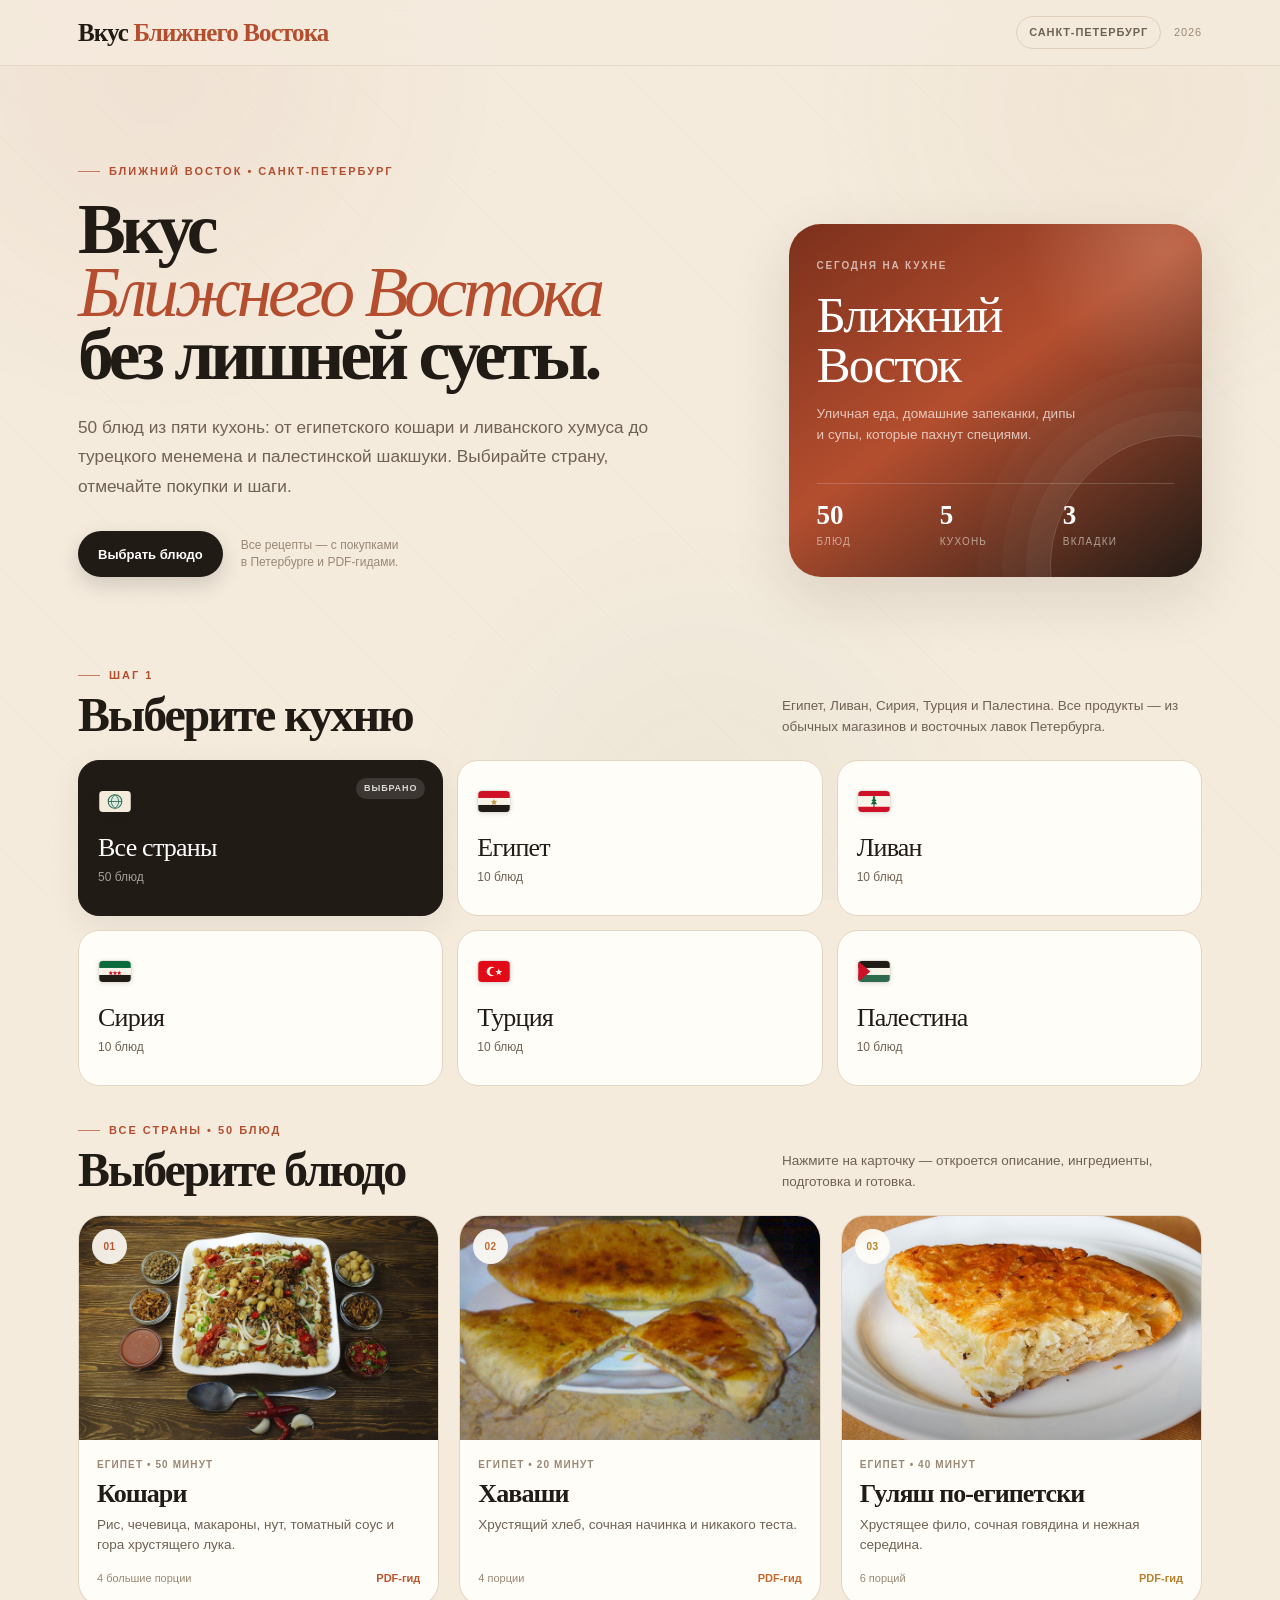
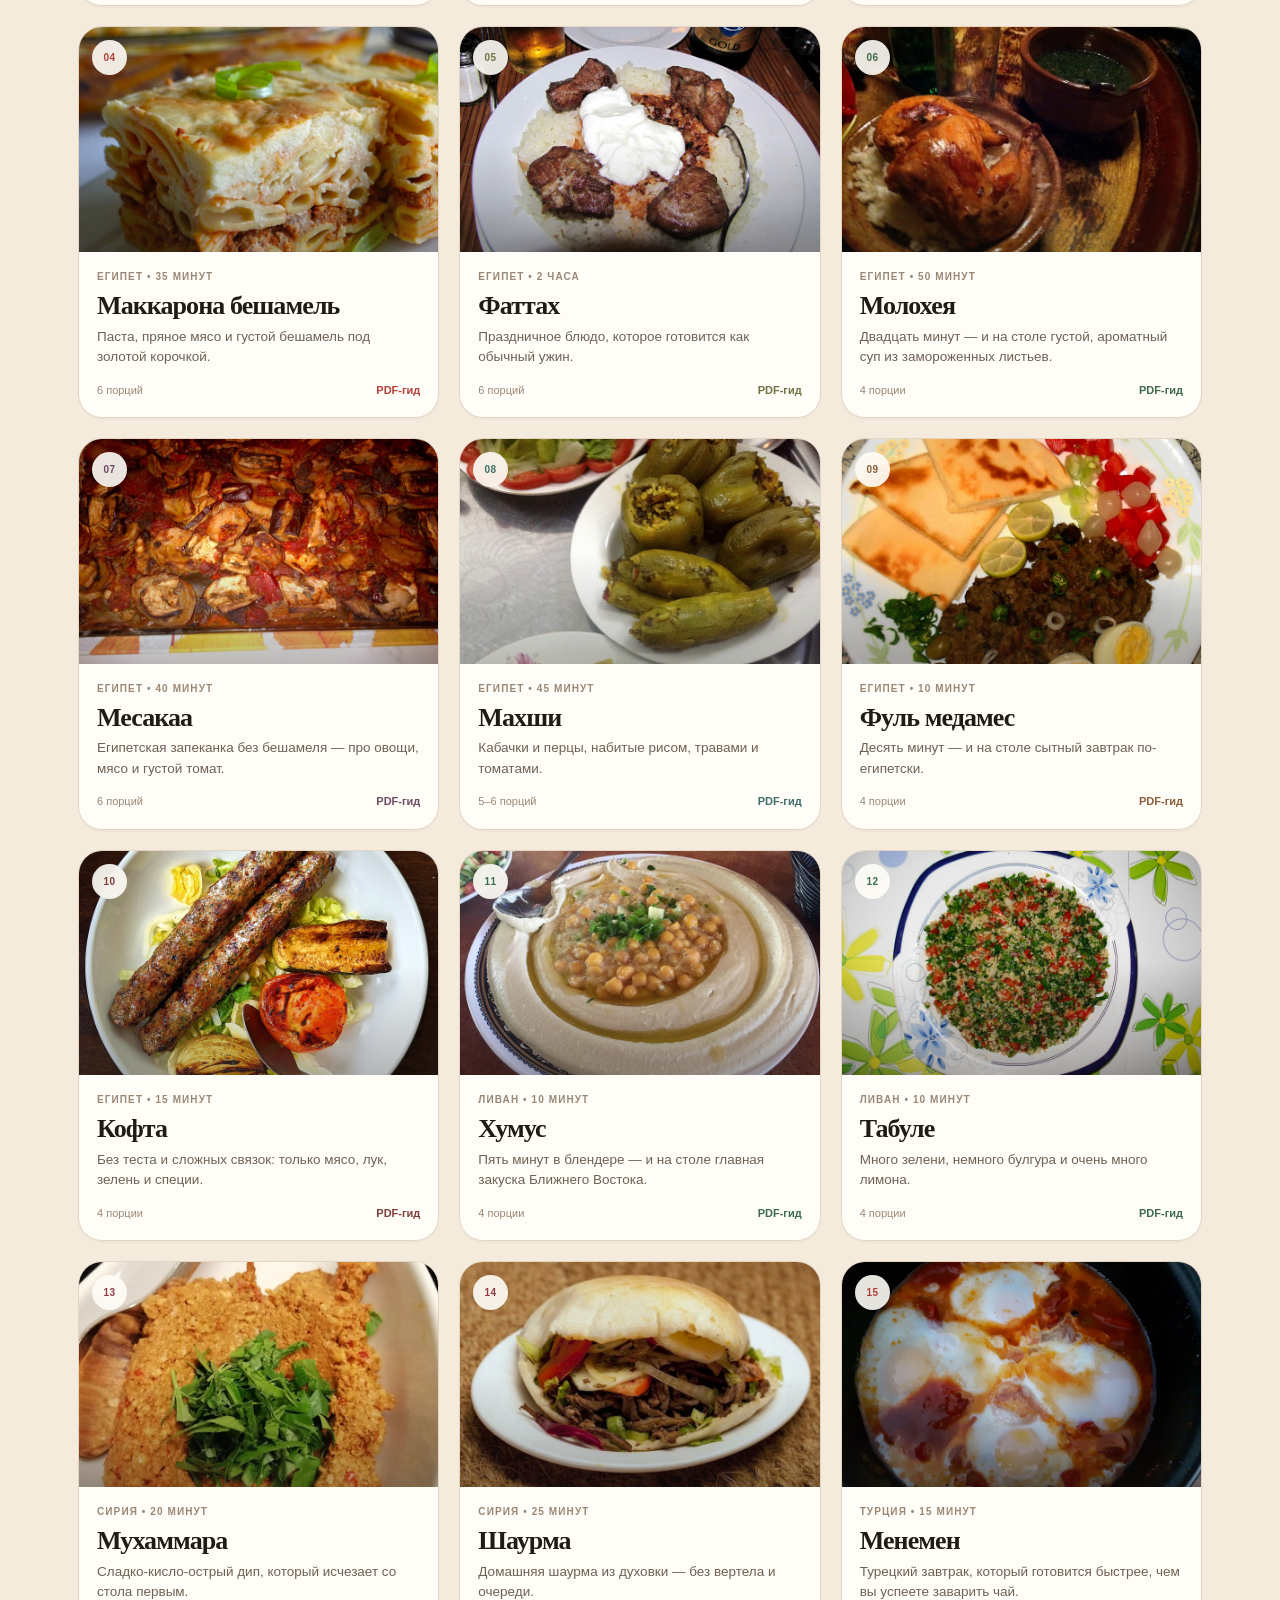
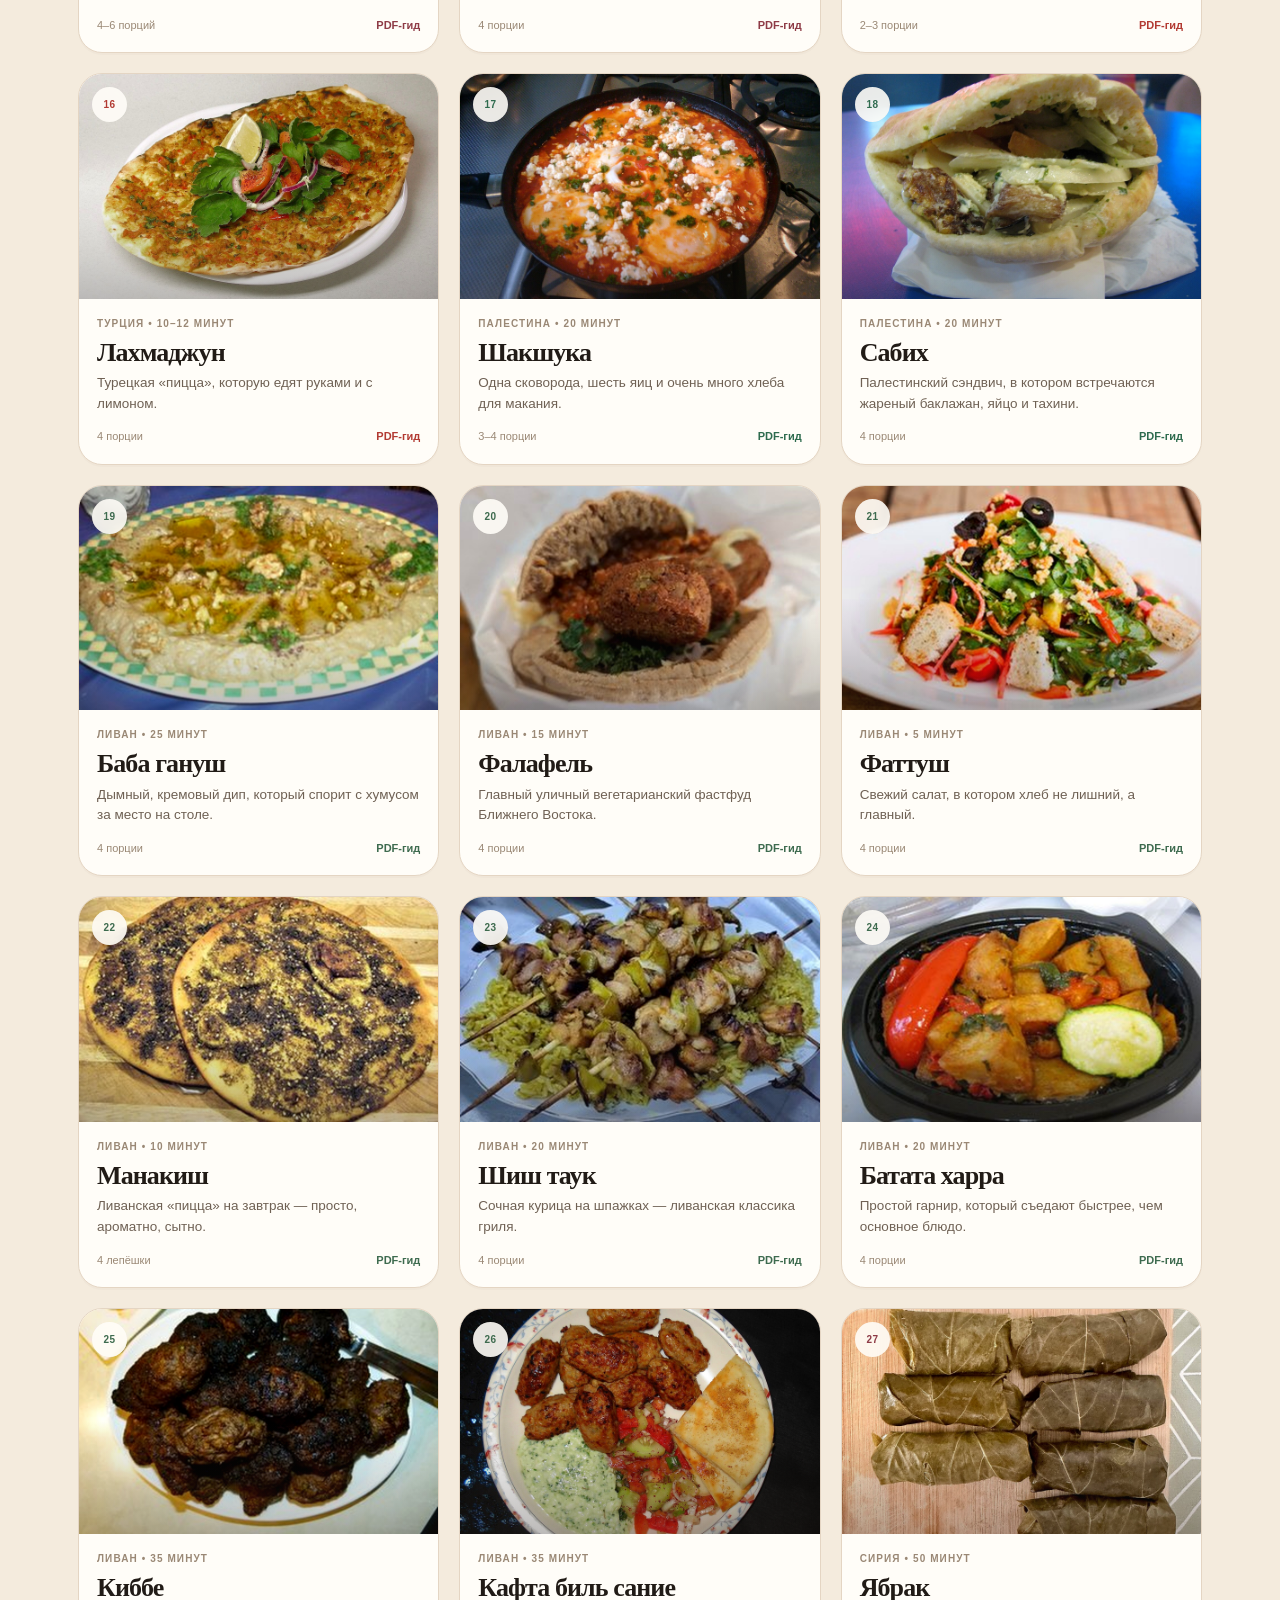
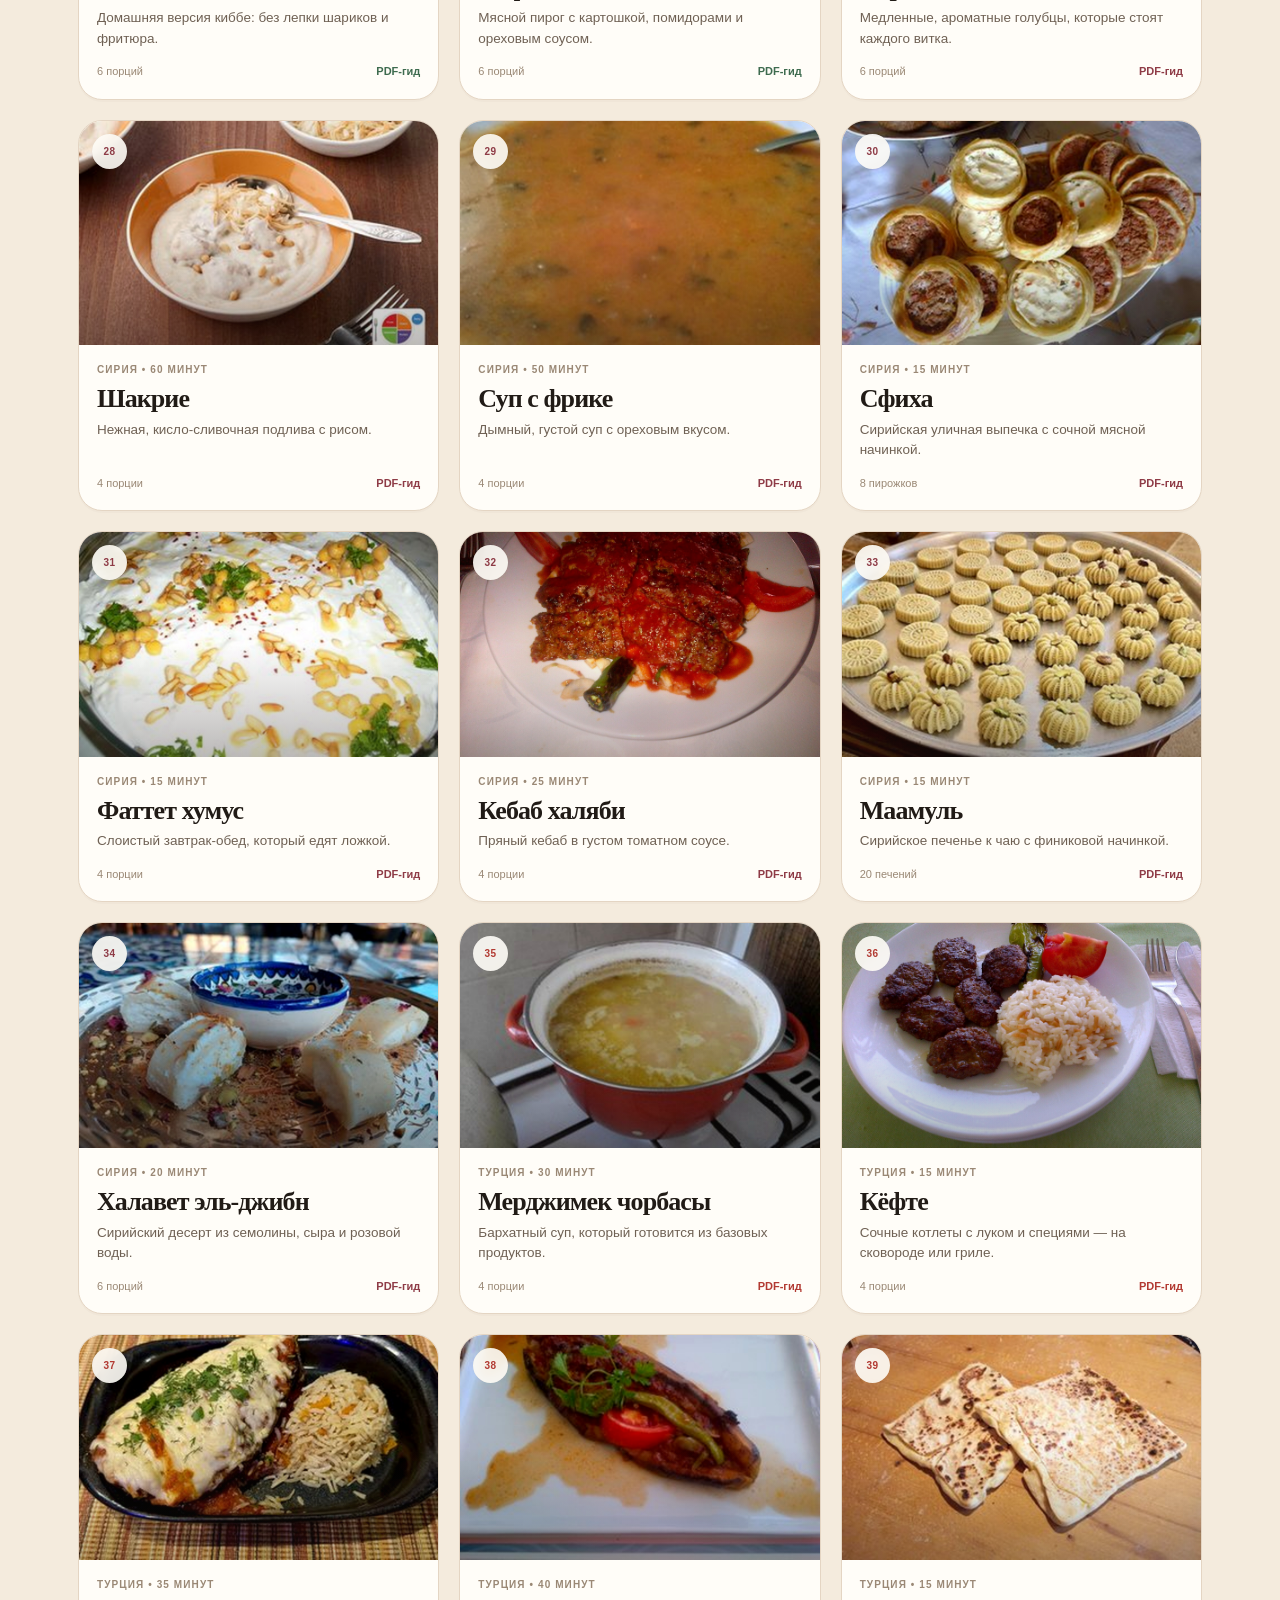
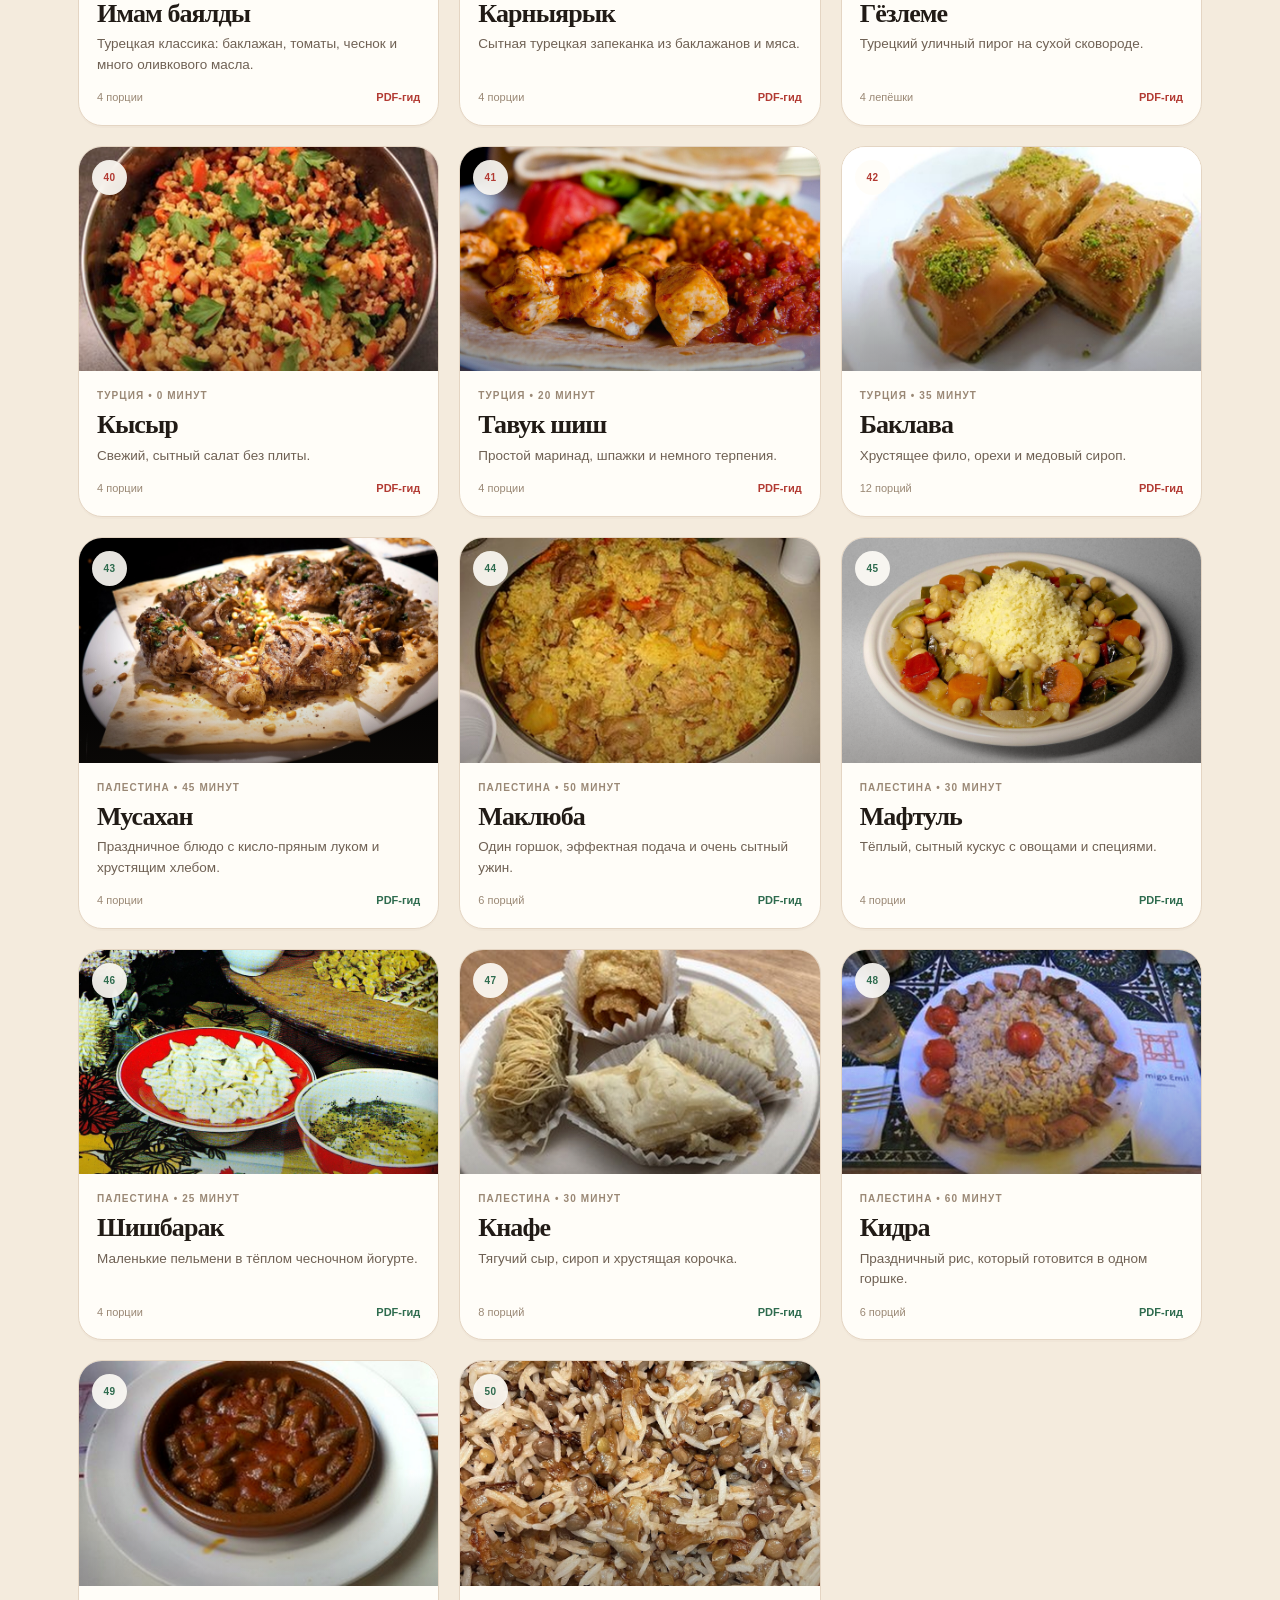
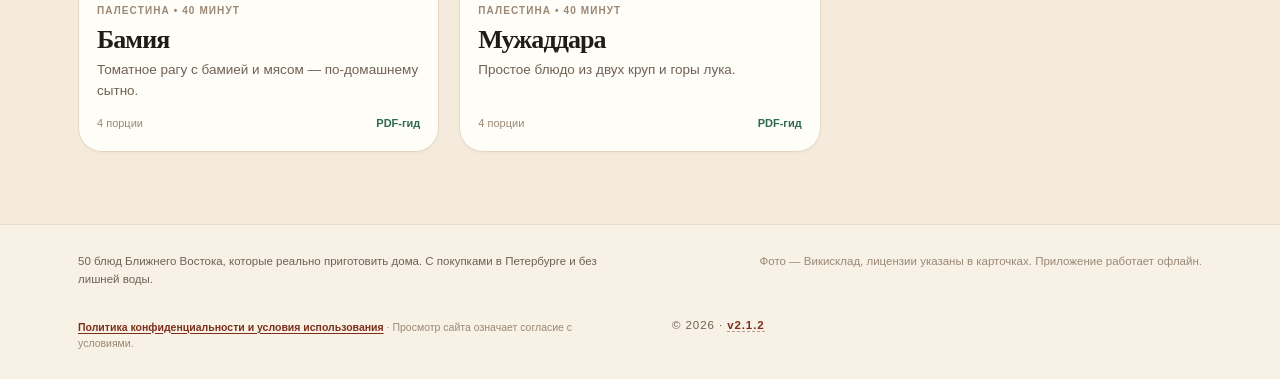
<file: index.html>
<!doctype html>
<html lang="ru">
<head>
  <meta charset="utf-8">
  <meta name="viewport" content="width=device-width, initial-scale=1">
  <meta name="theme-color" content="#F4EBDD">
  <meta name="description" content="Интерактивные рецепты Ближнего Востока для Санкт-Петербурга: покупки, подготовка и готовка по шагам.">
  <title>Вкус Ближнего Востока — рецепты для Санкт-Петербурга</title>
  <link rel="icon" href="data:image/svg+xml,%3Csvg xmlns='http://www.w3.org/2000/svg' viewBox='0 0 64 64'%3E%3Crect width='64' height='64' rx='16' fill='%23B44E2F'/%3E%3Ccircle cx='32' cy='27' r='11' fill='%23F4EBDD'/%3E%3Cpath d='M12 40c6-6 14-9 20-9s14 3 20 9v8H12z' fill='%23211B16'/%3E%3C/svg%3E">
  <link rel="stylesheet" href="styles.css">
</head>
<body>
  <a class="skip-link" href="#main">Перейти к рецептам</a>

  <header class="site-header">
    <div class="header-inner">
      <a class="brand" href="#/">Вкус <span>Ближнего Востока</span></a>
      <div class="header-right">
        <span class="header-pill">Санкт-Петербург</span>
        <span class="header-year">2026</span>
      </div>
    </div>
  </header>

  <main id="main" tabindex="-1"></main>

  <footer class="site-footer">
    <div class="footer-inner">
      <p>50 блюд Ближнего Востока, которые реально приготовить дома. С покупками в Петербурге и без лишней воды.</p>
      <p class="footer-meta">Фото — Викисклад, лицензии указаны в карточках. Приложение работает офлайн.</p>
      <p class="footer-legal"><a href="legal.html">Политика конфиденциальности и условия использования</a> · Просмотр сайта означает согласие с условиями.</p>
      <p class="footer-version">© 2026 · <a class="version-link" href="changelog.html" data-app-version>v2.1.2</a></p>
    </div>
  </footer>

  <div id="toast" class="toast" role="status" aria-live="polite"></div>

  <div id="ingredient-modal" class="ingredient-modal" hidden>
    <div class="ingredient-modal-backdrop" data-close-ingredient></div>
    <section class="ingredient-modal-panel" role="dialog" aria-modal="true" aria-labelledby="ingredient-modal-title">
      <button class="ingredient-modal-close" type="button" data-close-ingredient aria-label="Закрыть">×</button>
      <div id="ingredient-modal-content"></div>
    </section>
  </div>

  <noscript>
    <div style="padding:24px;text-align:center">Для работы приложения нужен JavaScript.</div>
  </noscript>

  <script src="data.js"></script>
  <script src="ingredients.js"></script>
  <script src="version.js"></script>
  <script src="app.js"></script>
</body>
</html>
</file>
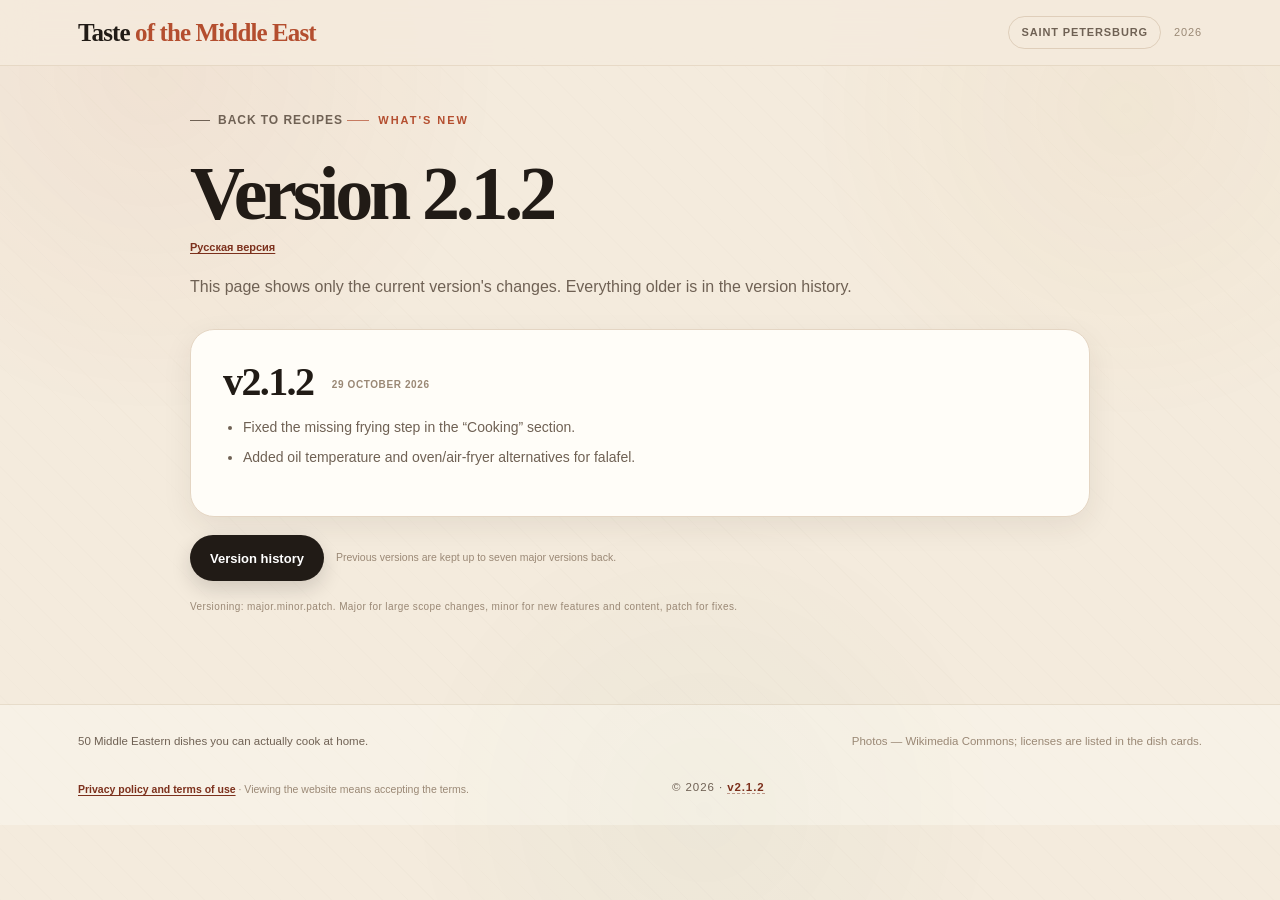
<file: changelog-en.html>
<!doctype html>
<html lang="en">
<head>
  <meta charset="utf-8">
  <meta name="viewport" content="width=device-width, initial-scale=1">
  <meta name="theme-color" content="#F4EBDD">
  <meta name="description" content="What's new in the current version of Taste of the Middle East.">
  <title>What's new — Taste of the Middle East</title>
  <link rel="icon" href="data:image/svg+xml,%3Csvg xmlns='http://www.w3.org/2000/svg' viewBox='0 0 64 64'%3E%3Crect width='64' height='64' rx='16' fill='%23B44E2F'/%3E%3Ccircle cx='32' cy='27' r='11' fill='%23F4EBDD'/%3E%3Cpath d='M12 40c6-6 14-9 20-9s14 3 20 9v8H12z' fill='%23211B16'/%3E%3C/svg%3E">
  <link rel="stylesheet" href="styles.css">
</head>
<body>
  <a class="skip-link" href="#main">Skip to content</a>

  <header class="site-header">
    <div class="header-inner">
      <a class="brand" href="index.html">Taste <span>of the Middle East</span></a>
      <div class="header-right">
        <span class="header-pill">Saint Petersburg</span>
        <span class="header-year">2026</span>
      </div>
    </div>
  </header>

  <main id="main" class="legal-page">
    <a class="back-link" href="index.html">Back to recipes</a>
    <span class="eyebrow">What's new</span>
    <h1>Version 2.1.2</h1>
    <p class="legal-lang"><a href="changelog.html">Русская версия</a></p>
    <p class="legal-lead">
      This page shows only the current version's changes. Everything older is in the version history.
    </p>

    <article class="legal-card">
      <h2>v2.1.2 <span class="legal-version-date">29 October 2026</span></h2>
      <ul>
        <li>Fixed the missing frying step in the “Cooking” section.</li>
        <li>Added oil temperature and oven/air-fryer alternatives for falafel.</li>
      </ul>
    </article>

    <div class="history-actions">
      <a class="btn btn-primary" href="history-en.html">Version history</a>
      <p>Previous versions are kept up to seven major versions back.</p>
    </div>

    <p class="legal-meta">
      Versioning: major.minor.patch. Major for large scope changes, minor for new features and content,
      patch for fixes.
    </p>
  </main>

  <footer class="site-footer">
    <div class="footer-inner">
      <p>50 Middle Eastern dishes you can actually cook at home.</p>
      <p class="footer-meta">Photos — Wikimedia Commons; licenses are listed in the dish cards.</p>
      <p class="footer-legal"><a href="legal-en.html">Privacy policy and terms of use</a> · Viewing the website means accepting the terms.</p>
      <p class="footer-version">© 2026 · <a class="version-link" href="changelog-en.html">v2.1.2</a></p>
    </div>
  </footer>
</body>
</html>
</file>
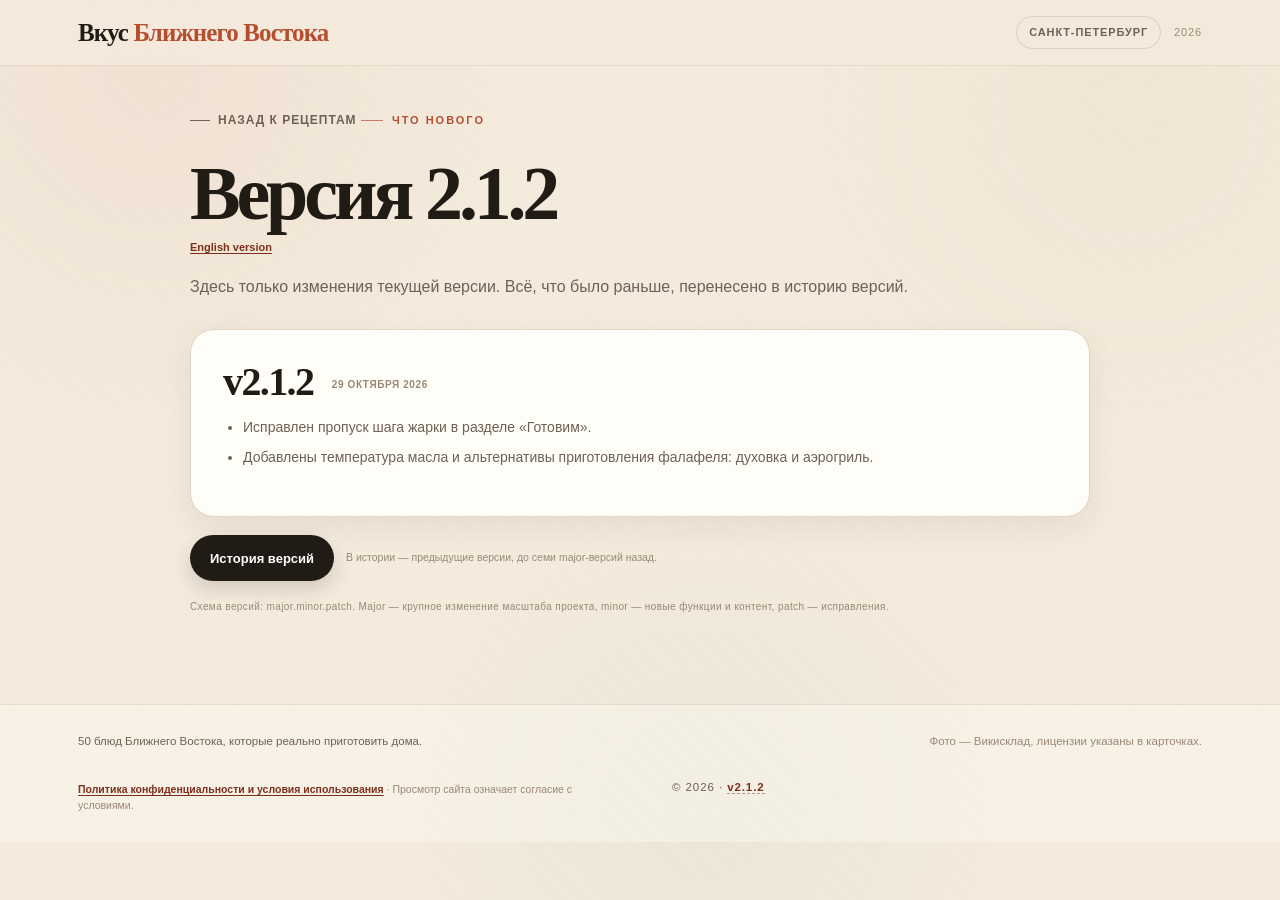
<file: changelog.html>
<!doctype html>
<html lang="ru">
<head>
  <meta charset="utf-8">
  <meta name="viewport" content="width=device-width, initial-scale=1">
  <meta name="theme-color" content="#F4EBDD">
  <meta name="description" content="Что нового в текущей версии проекта «Вкус Ближнего Востока».">
  <title>Что нового — Вкус Ближнего Востока</title>
  <link rel="icon" href="data:image/svg+xml,%3Csvg xmlns='http://www.w3.org/2000/svg' viewBox='0 0 64 64'%3E%3Crect width='64' height='64' rx='16' fill='%23B44E2F'/%3E%3Ccircle cx='32' cy='27' r='11' fill='%23F4EBDD'/%3E%3Cpath d='M12 40c6-6 14-9 20-9s14 3 20 9v8H12z' fill='%23211B16'/%3E%3C/svg%3E">
  <link rel="stylesheet" href="styles.css">
</head>
<body>
  <a class="skip-link" href="#main">Перейти к содержанию</a>

  <header class="site-header">
    <div class="header-inner">
      <a class="brand" href="index.html">Вкус <span>Ближнего Востока</span></a>
      <div class="header-right">
        <span class="header-pill">Санкт-Петербург</span>
        <span class="header-year">2026</span>
      </div>
    </div>
  </header>

  <main id="main" class="legal-page">
    <a class="back-link" href="index.html">Назад к рецептам</a>
    <span class="eyebrow">Что нового</span>
    <h1>Версия 2.1.2</h1>
    <p class="legal-lang"><a href="changelog-en.html">English version</a></p>
    <p class="legal-lead">
      Здесь только изменения текущей версии. Всё, что было раньше, перенесено в историю версий.
    </p>

    <article class="legal-card">
      <h2>v2.1.2 <span class="legal-version-date">29 октября 2026</span></h2>
      <ul>
        <li>Исправлен пропуск шага жарки в разделе «Готовим».</li>
        <li>Добавлены температура масла и альтернативы приготовления фалафеля: духовка и аэрогриль.</li>
      </ul>
    </article>

    <div class="history-actions">
      <a class="btn btn-primary" href="history.html">История версий</a>
      <p>В истории — предыдущие версии, до семи major-версий назад.</p>
    </div>

    <p class="legal-meta">
      Схема версий: major.minor.patch. Major — крупное изменение масштаба проекта,
      minor — новые функции и контент, patch — исправления.
    </p>
  </main>

  <footer class="site-footer">
    <div class="footer-inner">
      <p>50 блюд Ближнего Востока, которые реально приготовить дома.</p>
      <p class="footer-meta">Фото — Викисклад, лицензии указаны в карточках.</p>
      <p class="footer-legal"><a href="legal.html">Политика конфиденциальности и условия использования</a> · Просмотр сайта означает согласие с условиями.</p>
      <p class="footer-version">© 2026 · <a class="version-link" href="changelog.html">v2.1.2</a></p>
    </div>
  </footer>
</body>
</html>
</file>
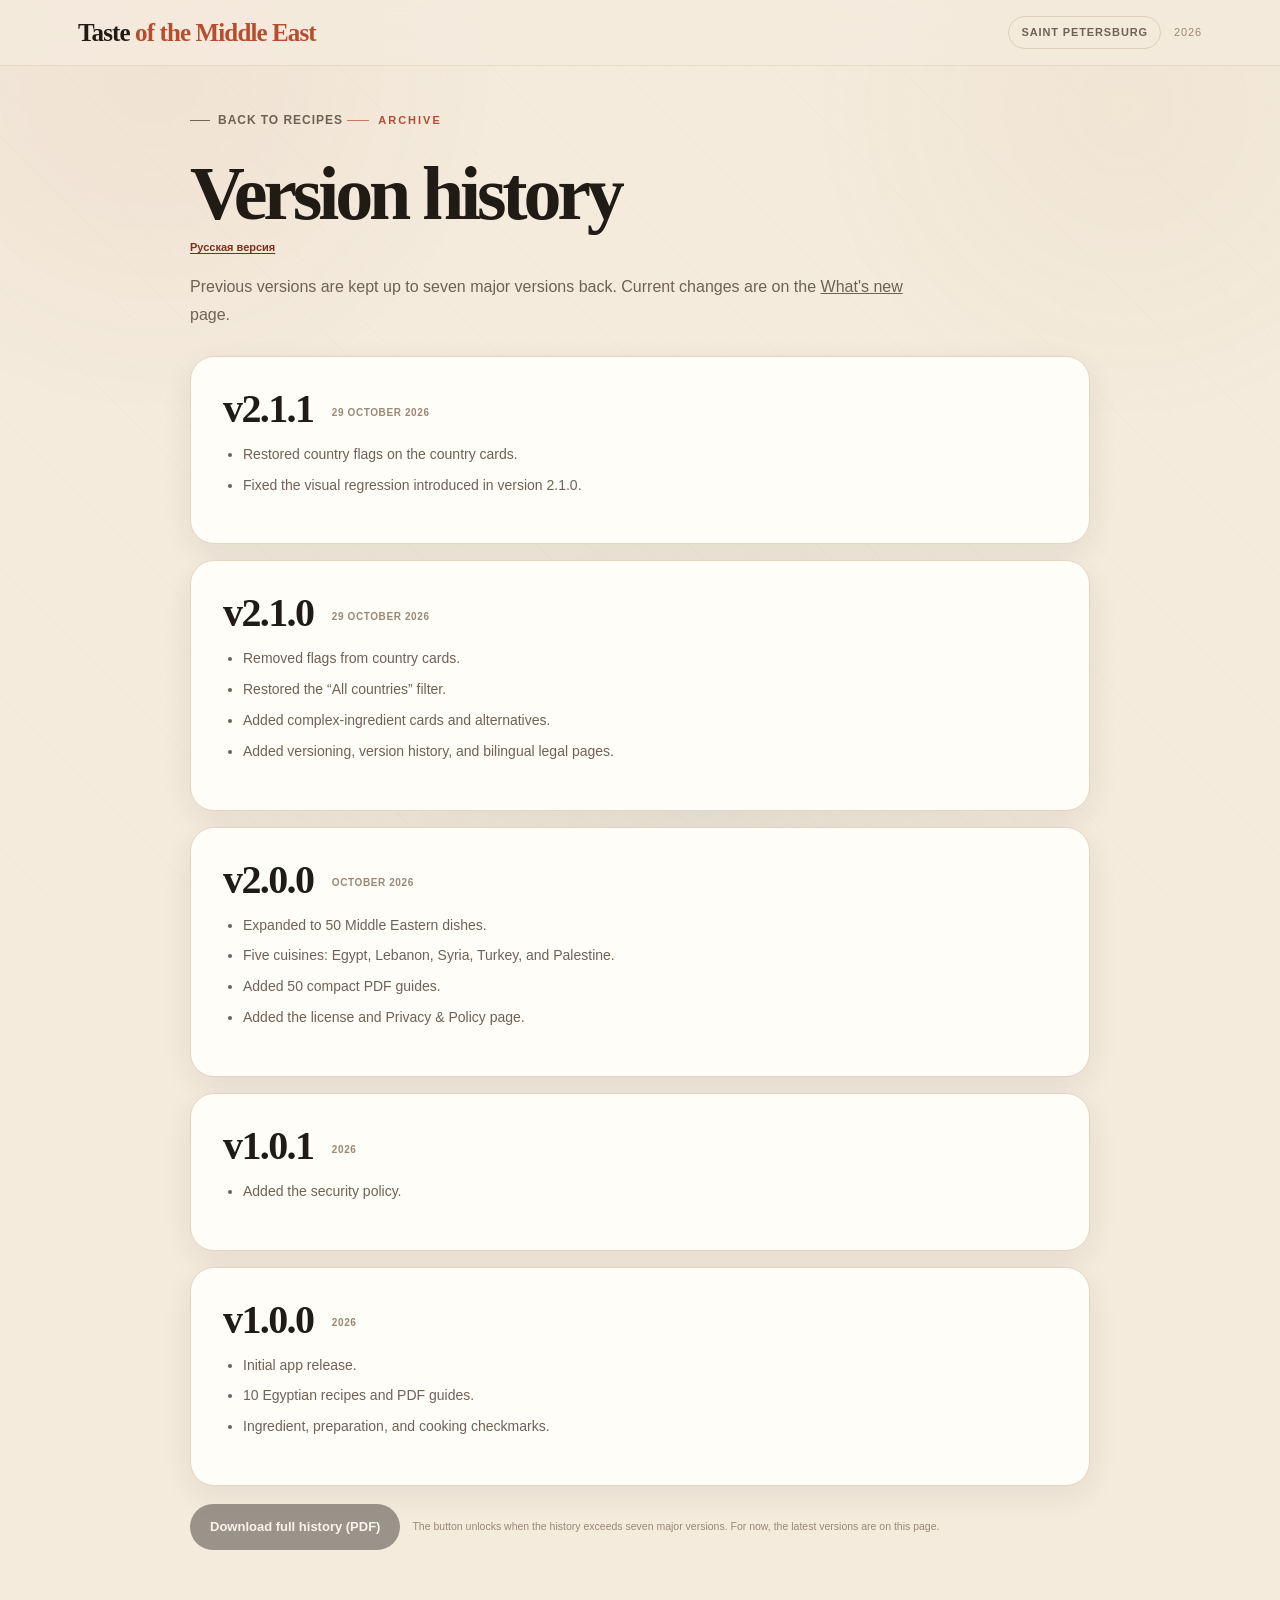
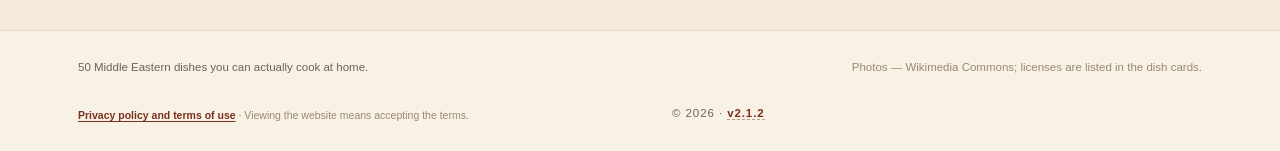
<file: history-en.html>
<!doctype html>
<html lang="en">
<head>
  <meta charset="utf-8">
  <meta name="viewport" content="width=device-width, initial-scale=1">
  <meta name="theme-color" content="#F4EBDD">
  <meta name="description" content="Previous version history for Taste of the Middle East.">
  <title>Version history — Taste of the Middle East</title>
  <link rel="icon" href="data:image/svg+xml,%3Csvg xmlns='http://www.w3.org/2000/svg' viewBox='0 0 64 64'%3E%3Crect width='64' height='64' rx='16' fill='%23B44E2F'/%3E%3Ccircle cx='32' cy='27' r='11' fill='%23F4EBDD'/%3E%3Cpath d='M12 40c6-6 14-9 20-9s14 3 20 9v8H12z' fill='%23211B16'/%3E%3C/svg%3E">
  <link rel="stylesheet" href="styles.css">
</head>
<body>
  <a class="skip-link" href="#main">Skip to content</a>

  <header class="site-header">
    <div class="header-inner">
      <a class="brand" href="index.html">Taste <span>of the Middle East</span></a>
      <div class="header-right">
        <span class="header-pill">Saint Petersburg</span>
        <span class="header-year">2026</span>
      </div>
    </div>
  </header>

  <main id="main" class="legal-page">
    <a class="back-link" href="index.html">Back to recipes</a>
    <span class="eyebrow">Archive</span>
    <h1>Version history</h1>
    <p class="legal-lang"><a href="history.html">Русская версия</a></p>
    <p class="legal-lead">
      Previous versions are kept up to seven major versions back. Current changes are on the
      <a href="changelog-en.html">What's new</a> page.
    </p>

    <article class="legal-card">
      <h2>v2.1.1 <span class="legal-version-date">29 October 2026</span></h2>
      <ul>
        <li>Restored country flags on the country cards.</li>
        <li>Fixed the visual regression introduced in version 2.1.0.</li>
      </ul>
    </article>

    <article class="legal-card">
      <h2>v2.1.0 <span class="legal-version-date">29 October 2026</span></h2>
      <ul>
        <li>Removed flags from country cards.</li>
        <li>Restored the “All countries” filter.</li>
        <li>Added complex-ingredient cards and alternatives.</li>
        <li>Added versioning, version history, and bilingual legal pages.</li>
      </ul>
    </article>

    <article class="legal-card">
      <h2>v2.0.0 <span class="legal-version-date">October 2026</span></h2>
      <ul>
        <li>Expanded to 50 Middle Eastern dishes.</li>
        <li>Five cuisines: Egypt, Lebanon, Syria, Turkey, and Palestine.</li>
        <li>Added 50 compact PDF guides.</li>
        <li>Added the license and Privacy &amp; Policy page.</li>
      </ul>
    </article>

    <article class="legal-card">
      <h2>v1.0.1 <span class="legal-version-date">2026</span></h2>
      <ul>
        <li>Added the security policy.</li>
      </ul>
    </article>

    <article class="legal-card">
      <h2>v1.0.0 <span class="legal-version-date">2026</span></h2>
      <ul>
        <li>Initial app release.</li>
        <li>10 Egyptian recipes and PDF guides.</li>
        <li>Ingredient, preparation, and cooking checkmarks.</li>
      </ul>
    </article>

    <div class="history-actions">
      <a class="btn btn-primary is-muted" data-history-pdf aria-disabled="true" disabled>Download full history (PDF)</a>
      <p>The button unlocks when the history exceeds seven major versions. For now, the latest versions are on this page.</p>
    </div>
  </main>

  <footer class="site-footer">
    <div class="footer-inner">
      <p>50 Middle Eastern dishes you can actually cook at home.</p>
      <p class="footer-meta">Photos — Wikimedia Commons; licenses are listed in the dish cards.</p>
      <p class="footer-legal"><a href="legal-en.html">Privacy policy and terms of use</a> · Viewing the website means accepting the terms.</p>
      <p class="footer-version">© 2026 · <a class="version-link" href="changelog-en.html">v2.1.2</a></p>
    </div>
  </footer>

  <script src="version.js"></script>
  <script src="history.js"></script>
</body>
</html>
</file>
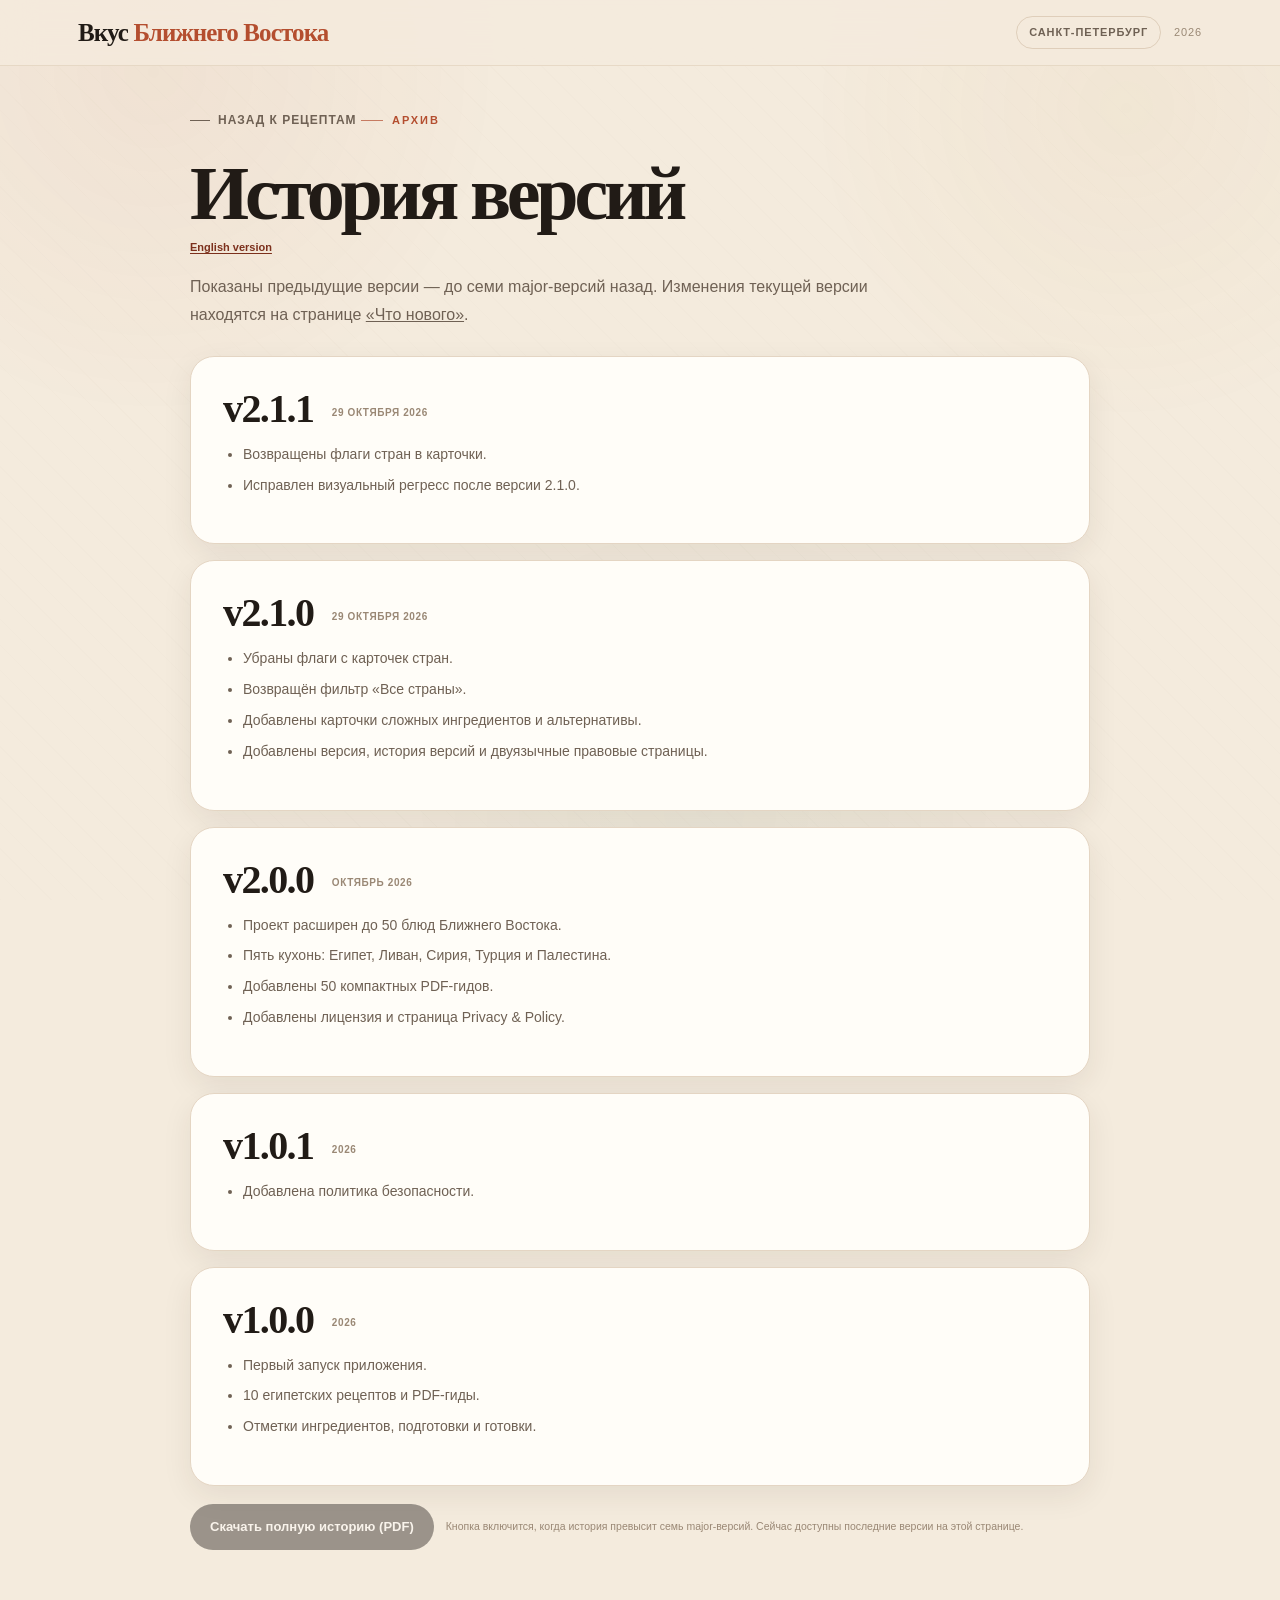
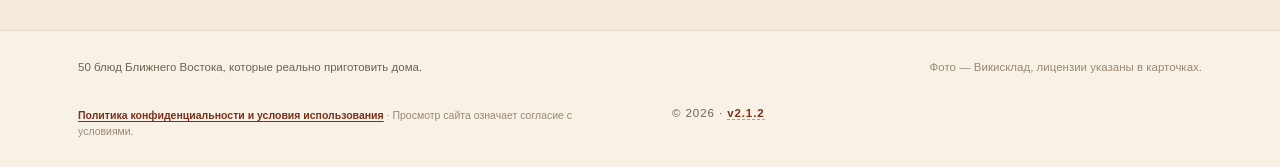
<file: history.html>
<!doctype html>
<html lang="ru">
<head>
  <meta charset="utf-8">
  <meta name="viewport" content="width=device-width, initial-scale=1">
  <meta name="theme-color" content="#F4EBDD">
  <meta name="description" content="История предыдущих версий проекта «Вкус Ближнего Востока».">
  <title>История версий — Вкус Ближнего Востока</title>
  <link rel="icon" href="data:image/svg+xml,%3Csvg xmlns='http://www.w3.org/2000/svg' viewBox='0 0 64 64'%3E%3Crect width='64' height='64' rx='16' fill='%23B44E2F'/%3E%3Ccircle cx='32' cy='27' r='11' fill='%23F4EBDD'/%3E%3Cpath d='M12 40c6-6 14-9 20-9s14 3 20 9v8H12z' fill='%23211B16'/%3E%3C/svg%3E">
  <link rel="stylesheet" href="styles.css">
</head>
<body>
  <a class="skip-link" href="#main">Перейти к содержанию</a>

  <header class="site-header">
    <div class="header-inner">
      <a class="brand" href="index.html">Вкус <span>Ближнего Востока</span></a>
      <div class="header-right">
        <span class="header-pill">Санкт-Петербург</span>
        <span class="header-year">2026</span>
      </div>
    </div>
  </header>

  <main id="main" class="legal-page">
    <a class="back-link" href="index.html">Назад к рецептам</a>
    <span class="eyebrow">Архив</span>
    <h1>История версий</h1>
    <p class="legal-lang"><a href="history-en.html">English version</a></p>
    <p class="legal-lead">
      Показаны предыдущие версии — до семи major-версий назад. Изменения текущей версии
      находятся на странице <a href="changelog.html">«Что нового»</a>.
    </p>

    <article class="legal-card">
      <h2>v2.1.1 <span class="legal-version-date">29 октября 2026</span></h2>
      <ul>
        <li>Возвращены флаги стран в карточки.</li>
        <li>Исправлен визуальный регресс после версии 2.1.0.</li>
      </ul>
    </article>

    <article class="legal-card">
      <h2>v2.1.0 <span class="legal-version-date">29 октября 2026</span></h2>
      <ul>
        <li>Убраны флаги с карточек стран.</li>
        <li>Возвращён фильтр «Все страны».</li>
        <li>Добавлены карточки сложных ингредиентов и альтернативы.</li>
        <li>Добавлены версия, история версий и двуязычные правовые страницы.</li>
      </ul>
    </article>

    <article class="legal-card">
      <h2>v2.0.0 <span class="legal-version-date">октябрь 2026</span></h2>
      <ul>
        <li>Проект расширен до 50 блюд Ближнего Востока.</li>
        <li>Пять кухонь: Египет, Ливан, Сирия, Турция и Палестина.</li>
        <li>Добавлены 50 компактных PDF-гидов.</li>
        <li>Добавлены лицензия и страница Privacy &amp; Policy.</li>
      </ul>
    </article>

    <article class="legal-card">
      <h2>v1.0.1 <span class="legal-version-date">2026</span></h2>
      <ul>
        <li>Добавлена политика безопасности.</li>
      </ul>
    </article>

    <article class="legal-card">
      <h2>v1.0.0 <span class="legal-version-date">2026</span></h2>
      <ul>
        <li>Первый запуск приложения.</li>
        <li>10 египетских рецептов и PDF-гиды.</li>
        <li>Отметки ингредиентов, подготовки и готовки.</li>
      </ul>
    </article>

    <div class="history-actions">
      <a class="btn btn-primary is-muted" data-history-pdf aria-disabled="true" disabled>Скачать полную историю (PDF)</a>
      <p>Кнопка включится, когда история превысит семь major-версий. Сейчас доступны последние версии на этой странице.</p>
    </div>
  </main>

  <footer class="site-footer">
    <div class="footer-inner">
      <p>50 блюд Ближнего Востока, которые реально приготовить дома.</p>
      <p class="footer-meta">Фото — Викисклад, лицензии указаны в карточках.</p>
      <p class="footer-legal"><a href="legal.html">Политика конфиденциальности и условия использования</a> · Просмотр сайта означает согласие с условиями.</p>
      <p class="footer-version">© 2026 · <a class="version-link" href="changelog.html">v2.1.2</a></p>
    </div>
  </footer>

  <script src="version.js"></script>
  <script src="history.js"></script>
</body>
</html>
</file>
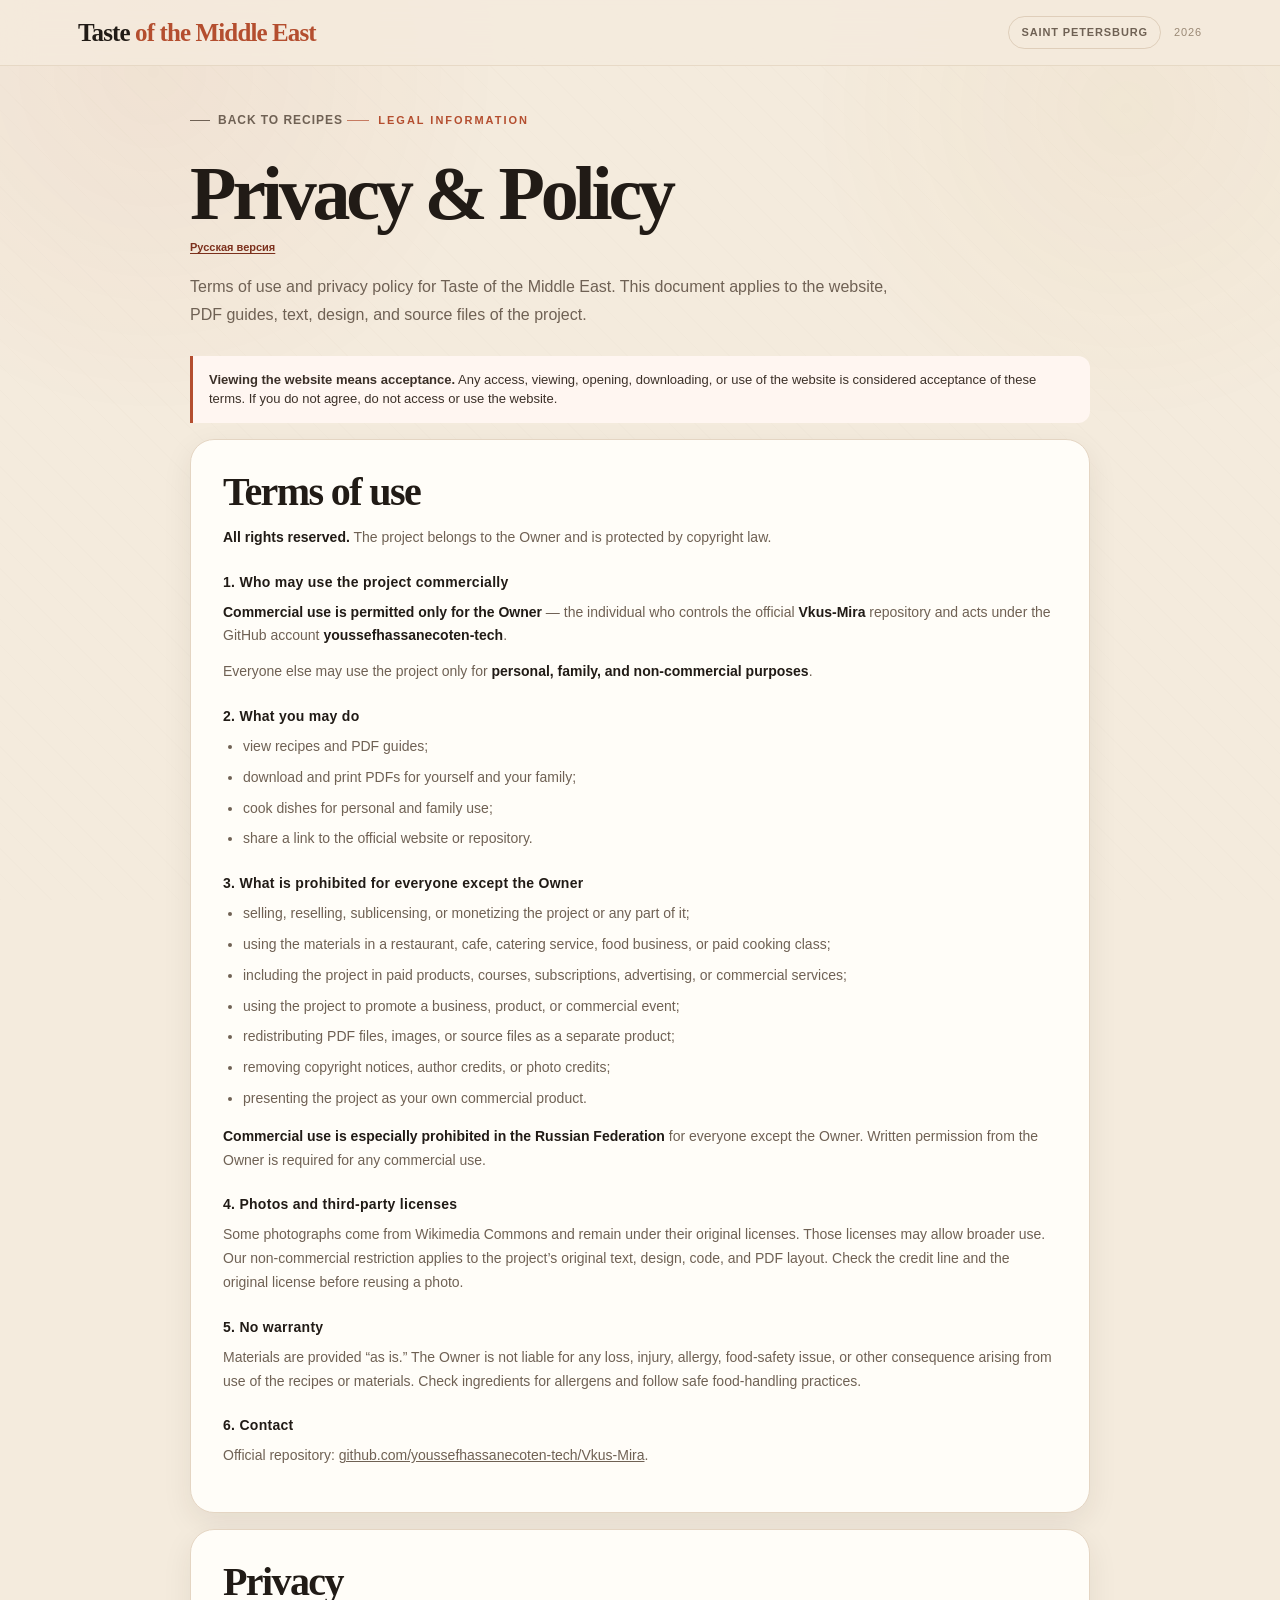
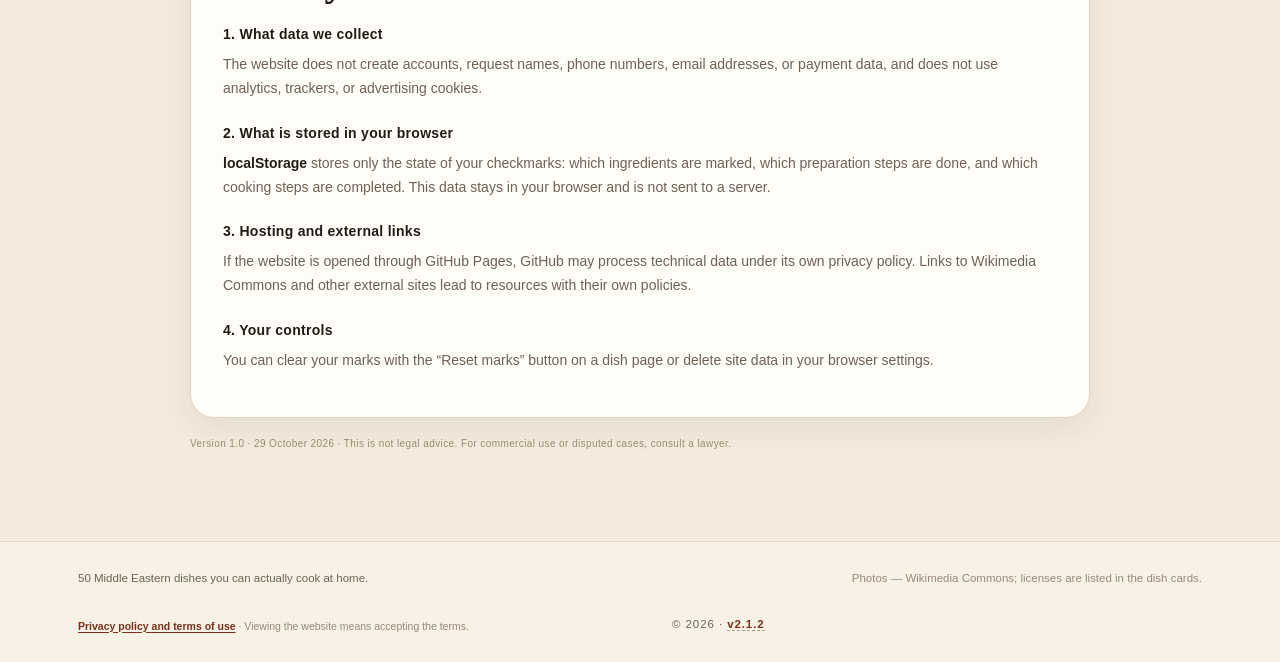
<file: legal-en.html>
<!doctype html>
<html lang="en">
<head>
  <meta charset="utf-8">
  <meta name="viewport" content="width=device-width, initial-scale=1">
  <meta name="theme-color" content="#F4EBDD">
  <meta name="description" content="Privacy policy and terms of use for Taste of the Middle East.">
  <title>Privacy &amp; Policy — Taste of the Middle East</title>
  <link rel="icon" href="data:image/svg+xml,%3Csvg xmlns='http://www.w3.org/2000/svg' viewBox='0 0 64 64'%3E%3Crect width='64' height='64' rx='16' fill='%23B44E2F'/%3E%3Ccircle cx='32' cy='27' r='11' fill='%23F4EBDD'/%3E%3Cpath d='M12 40c6-6 14-9 20-9s14 3 20 9v8H12z' fill='%23211B16'/%3E%3C/svg%3E">
  <link rel="stylesheet" href="styles.css">
</head>
<body>
  <a class="skip-link" href="#main">Skip to content</a>

  <header class="site-header">
    <div class="header-inner">
      <a class="brand" href="index.html">Taste <span>of the Middle East</span></a>
      <div class="header-right">
        <span class="header-pill">Saint Petersburg</span>
        <span class="header-year">2026</span>
      </div>
    </div>
  </header>

  <main id="main" class="legal-page">
    <a class="back-link" href="index.html">Back to recipes</a>
    <span class="eyebrow">Legal information</span>
    <h1>Privacy &amp; Policy</h1>
    <p class="legal-lang"><a href="legal.html">Русская версия</a></p>
    <p class="legal-lead">
      Terms of use and privacy policy for Taste of the Middle East. This document applies to the website,
      PDF guides, text, design, and source files of the project.
    </p>

    <div class="legal-note">
      <strong>Viewing the website means acceptance.</strong> Any access, viewing, opening, downloading,
      or use of the website is considered acceptance of these terms. If you do not agree, do not access or use the website.
    </div>

    <article class="legal-card">
      <h2>Terms of use</h2>
      <p><strong>All rights reserved.</strong> The project belongs to the Owner and is protected by copyright law.</p>

      <h3>1. Who may use the project commercially</h3>
      <p>
        <strong>Commercial use is permitted only for the Owner</strong> — the individual who controls the official
        <strong>Vkus-Mira</strong> repository and acts under the GitHub account <strong>youssefhassanecoten-tech</strong>.
      </p>
      <p>
        Everyone else may use the project only for <strong>personal, family, and non-commercial purposes</strong>.
      </p>

      <h3>2. What you may do</h3>
      <ul>
        <li>view recipes and PDF guides;</li>
        <li>download and print PDFs for yourself and your family;</li>
        <li>cook dishes for personal and family use;</li>
        <li>share a link to the official website or repository.</li>
      </ul>

      <h3>3. What is prohibited for everyone except the Owner</h3>
      <ul>
        <li>selling, reselling, sublicensing, or monetizing the project or any part of it;</li>
        <li>using the materials in a restaurant, cafe, catering service, food business, or paid cooking class;</li>
        <li>including the project in paid products, courses, subscriptions, advertising, or commercial services;</li>
        <li>using the project to promote a business, product, or commercial event;</li>
        <li>redistributing PDF files, images, or source files as a separate product;</li>
        <li>removing copyright notices, author credits, or photo credits;</li>
        <li>presenting the project as your own commercial product.</li>
      </ul>
      <p>
        <strong>Commercial use is especially prohibited in the Russian Federation</strong> for everyone except the Owner.
        Written permission from the Owner is required for any commercial use.
      </p>

      <h3>4. Photos and third-party licenses</h3>
      <p>
        Some photographs come from Wikimedia Commons and remain under their original licenses. Those licenses may allow
        broader use. Our non-commercial restriction applies to the project’s original text, design, code, and PDF layout.
        Check the credit line and the original license before reusing a photo.
      </p>

      <h3>5. No warranty</h3>
      <p>
        Materials are provided “as is.” The Owner is not liable for any loss, injury, allergy, food-safety issue,
        or other consequence arising from use of the recipes or materials. Check ingredients for allergens and follow
        safe food-handling practices.
      </p>

      <h3>6. Contact</h3>
      <p>
        Official repository:
        <a href="https://github.com/youssefhassanecoten-tech/Vkus-Mira" target="_blank" rel="noopener">github.com/youssefhassanecoten-tech/Vkus-Mira</a>.
      </p>
    </article>

    <article class="legal-card">
      <h2>Privacy</h2>

      <h3>1. What data we collect</h3>
      <p>
        The website does not create accounts, request names, phone numbers, email addresses, or payment data,
        and does not use analytics, trackers, or advertising cookies.
      </p>

      <h3>2. What is stored in your browser</h3>
      <p>
        <strong>localStorage</strong> stores only the state of your checkmarks: which ingredients are marked,
        which preparation steps are done, and which cooking steps are completed. This data stays in your browser
        and is not sent to a server.
      </p>

      <h3>3. Hosting and external links</h3>
      <p>
        If the website is opened through GitHub Pages, GitHub may process technical data under its own privacy policy.
        Links to Wikimedia Commons and other external sites lead to resources with their own policies.
      </p>

      <h3>4. Your controls</h3>
      <p>
        You can clear your marks with the “Reset marks” button on a dish page or delete site data in your browser settings.
      </p>
    </article>

    <p class="legal-meta">
      Version 1.0 · 29 October 2026 · This is not legal advice. For commercial use or disputed cases, consult a lawyer.
    </p>
  </main>

  <footer class="site-footer">
    <div class="footer-inner">
      <p>50 Middle Eastern dishes you can actually cook at home.</p>
      <p class="footer-meta">Photos — Wikimedia Commons; licenses are listed in the dish cards.</p>
      <p class="footer-legal"><a href="legal-en.html">Privacy policy and terms of use</a> · Viewing the website means accepting the terms.</p>
      <p class="footer-version">© 2026 · <a class="version-link" href="changelog-en.html">v2.1.2</a></p>
    </div>
  </footer>
</body>
</html>
</file>
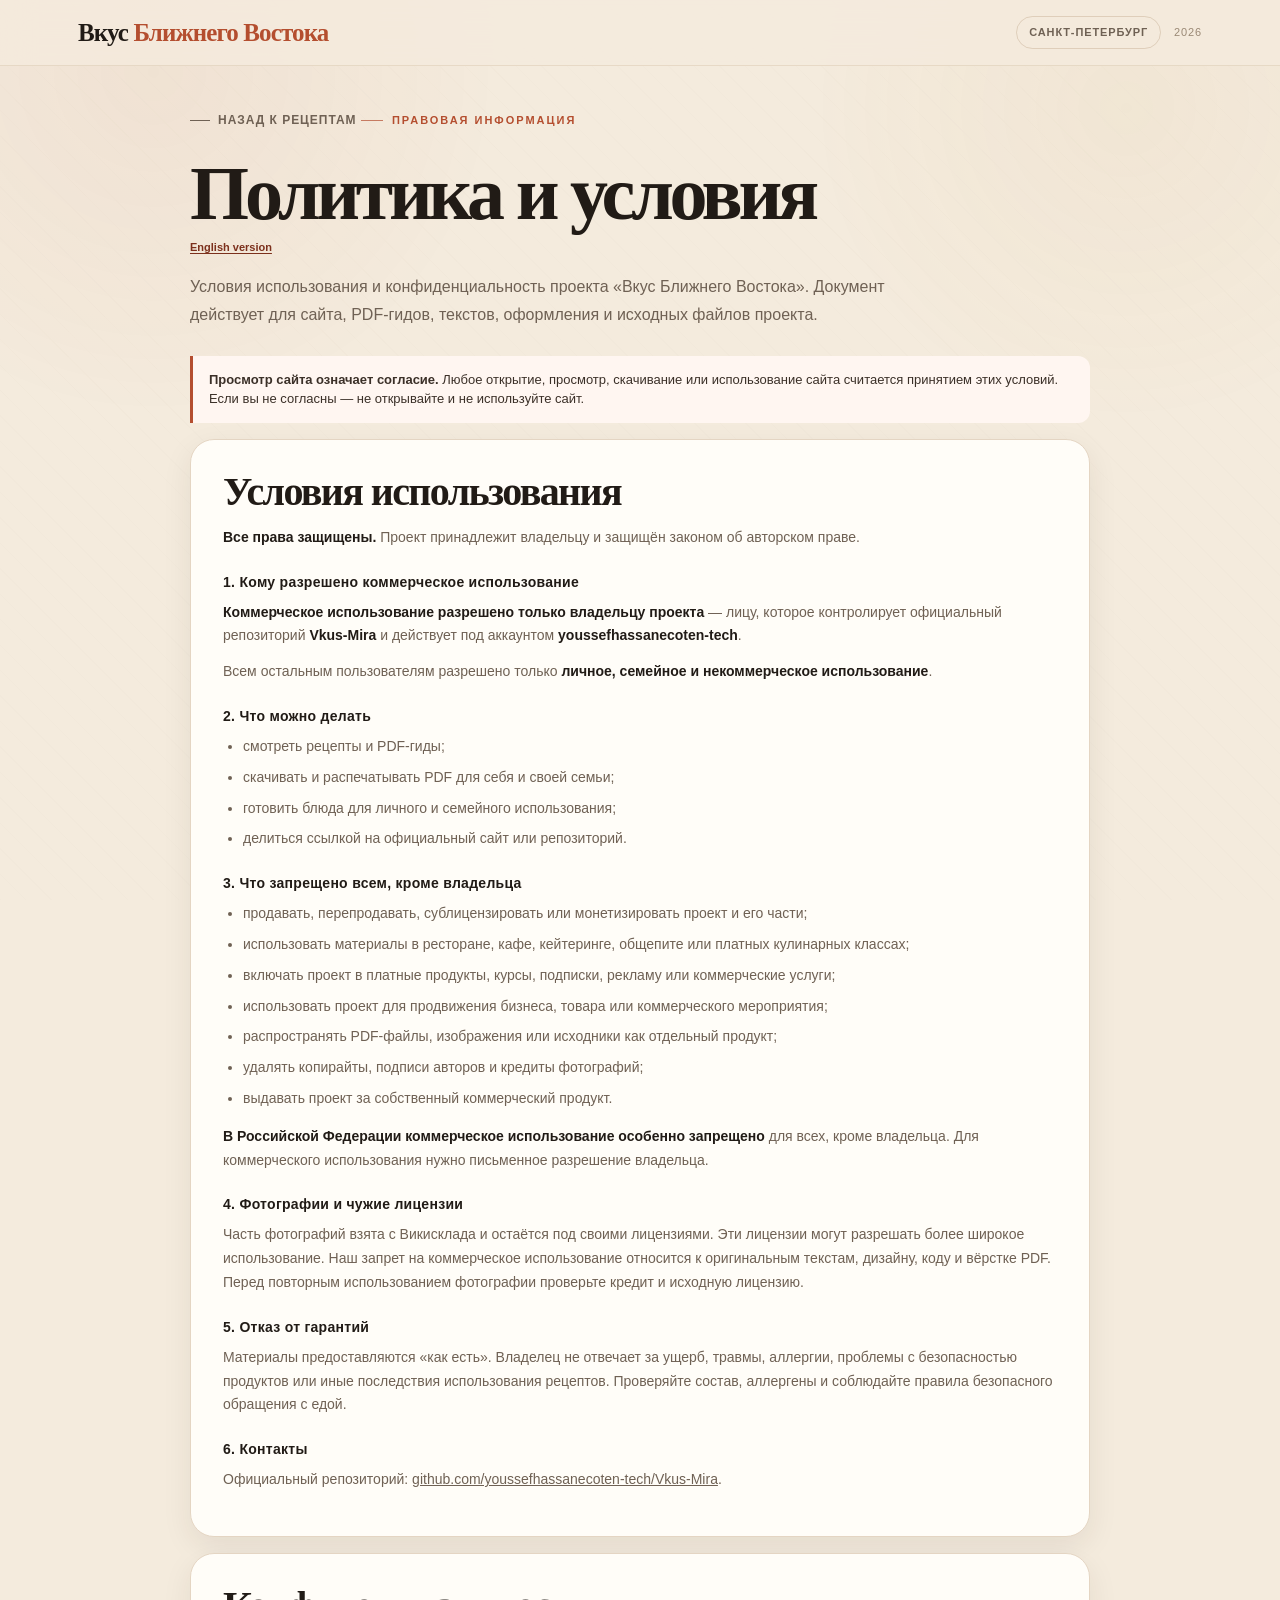
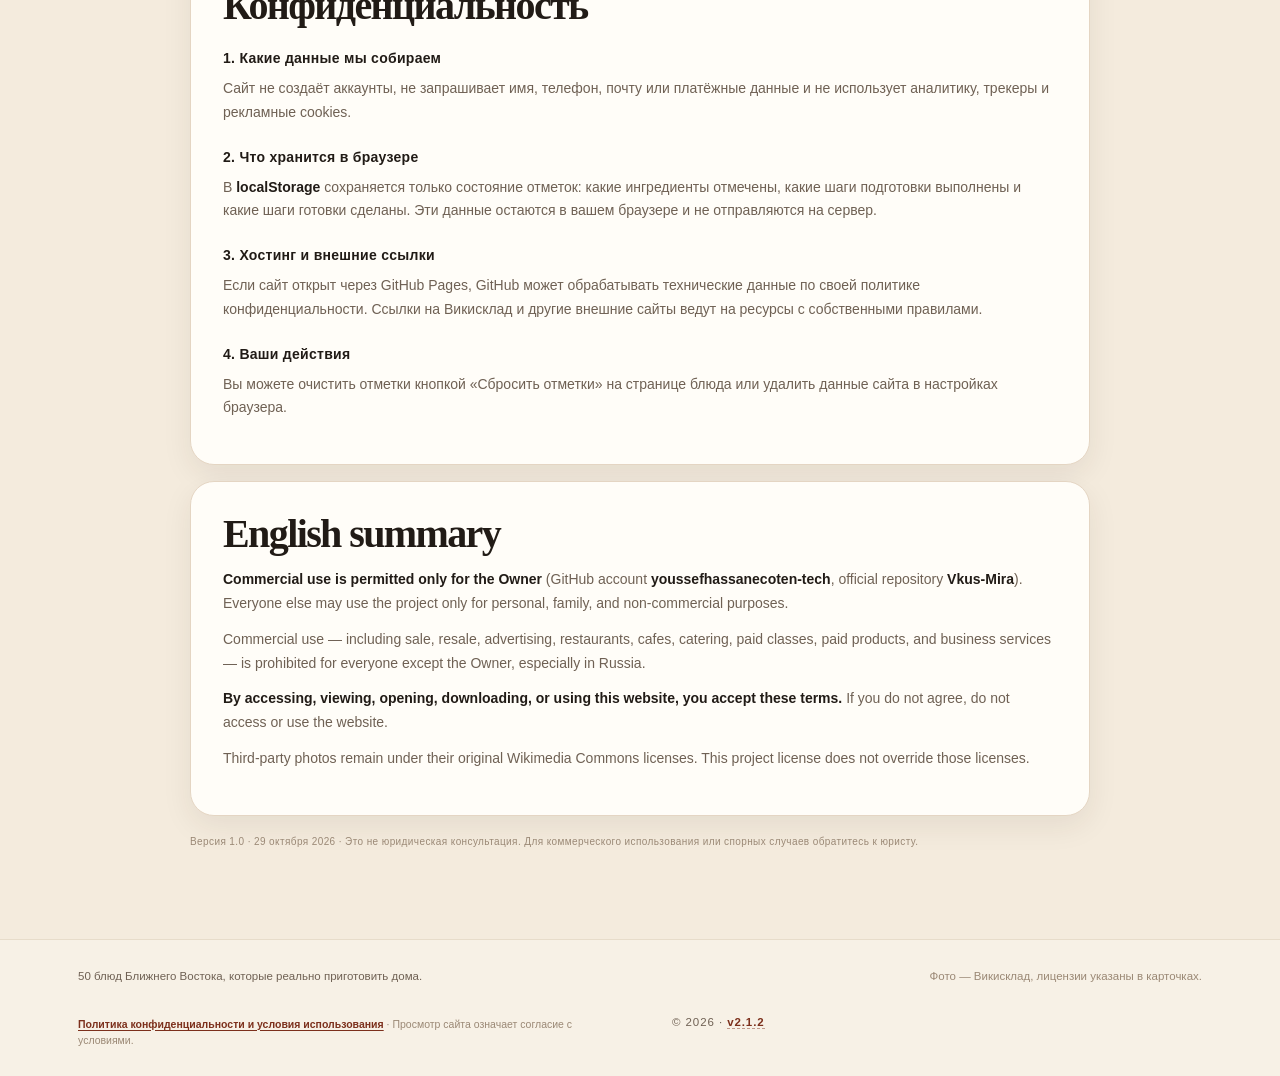
<file: legal.html>
<!doctype html>
<html lang="ru">
<head>
  <meta charset="utf-8">
  <meta name="viewport" content="width=device-width, initial-scale=1">
  <meta name="theme-color" content="#F4EBDD">
  <meta name="description" content="Условия использования и конфиденциальность проекта «Вкус Ближнего Востока».">
  <title>Политика и условия — Вкус Ближнего Востока</title>
  <link rel="icon" href="data:image/svg+xml,%3Csvg xmlns='http://www.w3.org/2000/svg' viewBox='0 0 64 64'%3E%3Crect width='64' height='64' rx='16' fill='%23B44E2F'/%3E%3Ccircle cx='32' cy='27' r='11' fill='%23F4EBDD'/%3E%3Cpath d='M12 40c6-6 14-9 20-9s14 3 20 9v8H12z' fill='%23211B16'/%3E%3C/svg%3E">
  <link rel="stylesheet" href="styles.css">
</head>
<body>
  <a class="skip-link" href="#main">Перейти к содержанию</a>

  <header class="site-header">
    <div class="header-inner">
      <a class="brand" href="index.html">Вкус <span>Ближнего Востока</span></a>
      <div class="header-right">
        <span class="header-pill">Санкт-Петербург</span>
        <span class="header-year">2026</span>
      </div>
    </div>
  </header>

  <main id="main" class="legal-page">
    <a class="back-link" href="index.html">Назад к рецептам</a>
    <span class="eyebrow">Правовая информация</span>
    <h1>Политика и условия</h1>
    <p class="legal-lang"><a href="legal-en.html">English version</a></p>
    <p class="legal-lead">
      Условия использования и конфиденциальность проекта «Вкус Ближнего Востока».
      Документ действует для сайта, PDF-гидов, текстов, оформления и исходных файлов проекта.
    </p>

    <div class="legal-note">
      <strong>Просмотр сайта означает согласие.</strong> Любое открытие, просмотр, скачивание или использование
      сайта считается принятием этих условий. Если вы не согласны — не открывайте и не используйте сайт.
    </div>

    <article class="legal-card">
      <h2>Условия использования</h2>
      <p><strong>Все права защищены.</strong> Проект принадлежит владельцу и защищён законом об авторском праве.</p>

      <h3>1. Кому разрешено коммерческое использование</h3>
      <p>
        <strong>Коммерческое использование разрешено только владельцу проекта</strong> — лицу, которое контролирует
        официальный репозиторий <strong>Vkus-Mira</strong> и действует под аккаунтом
        <strong>youssefhassanecoten-tech</strong>.
      </p>
      <p>
        Всем остальным пользователям разрешено только <strong>личное, семейное и некоммерческое использование</strong>.
      </p>

      <h3>2. Что можно делать</h3>
      <ul>
        <li>смотреть рецепты и PDF-гиды;</li>
        <li>скачивать и распечатывать PDF для себя и своей семьи;</li>
        <li>готовить блюда для личного и семейного использования;</li>
        <li>делиться ссылкой на официальный сайт или репозиторий.</li>
      </ul>

      <h3>3. Что запрещено всем, кроме владельца</h3>
      <ul>
        <li>продавать, перепродавать, сублицензировать или монетизировать проект и его части;</li>
        <li>использовать материалы в ресторане, кафе, кейтеринге, общепите или платных кулинарных классах;</li>
        <li>включать проект в платные продукты, курсы, подписки, рекламу или коммерческие услуги;</li>
        <li>использовать проект для продвижения бизнеса, товара или коммерческого мероприятия;</li>
        <li>распространять PDF-файлы, изображения или исходники как отдельный продукт;</li>
        <li>удалять копирайты, подписи авторов и кредиты фотографий;</li>
        <li>выдавать проект за собственный коммерческий продукт.</li>
      </ul>
      <p>
        <strong>В Российской Федерации коммерческое использование особенно запрещено</strong> для всех, кроме владельца.
        Для коммерческого использования нужно письменное разрешение владельца.
      </p>

      <h3>4. Фотографии и чужие лицензии</h3>
      <p>
        Часть фотографий взята с Викисклада и остаётся под своими лицензиями. Эти лицензии могут разрешать более
        широкое использование. Наш запрет на коммерческое использование относится к оригинальным текстам, дизайну,
        коду и вёрстке PDF. Перед повторным использованием фотографии проверьте кредит и исходную лицензию.
      </p>

      <h3>5. Отказ от гарантий</h3>
      <p>
        Материалы предоставляются «как есть». Владелец не отвечает за ущерб, травмы, аллергии, проблемы
        с безопасностью продуктов или иные последствия использования рецептов. Проверяйте состав, аллергены
        и соблюдайте правила безопасного обращения с едой.
      </p>

      <h3>6. Контакты</h3>
      <p>
        Официальный репозиторий:
        <a href="https://github.com/youssefhassanecoten-tech/Vkus-Mira" target="_blank" rel="noopener">github.com/youssefhassanecoten-tech/Vkus-Mira</a>.
      </p>
    </article>

    <article class="legal-card">
      <h2>Конфиденциальность</h2>

      <h3>1. Какие данные мы собираем</h3>
      <p>
        Сайт не создаёт аккаунты, не запрашивает имя, телефон, почту или платёжные данные и не использует
        аналитику, трекеры и рекламные cookies.
      </p>

      <h3>2. Что хранится в браузере</h3>
      <p>
        В <strong>localStorage</strong> сохраняется только состояние отметок: какие ингредиенты отмечены,
        какие шаги подготовки выполнены и какие шаги готовки сделаны. Эти данные остаются в вашем браузере
        и не отправляются на сервер.
      </p>

      <h3>3. Хостинг и внешние ссылки</h3>
      <p>
        Если сайт открыт через GitHub Pages, GitHub может обрабатывать технические данные по своей политике
        конфиденциальности. Ссылки на Викисклад и другие внешние сайты ведут на ресурсы с собственными правилами.
      </p>

      <h3>4. Ваши действия</h3>
      <p>
        Вы можете очистить отметки кнопкой «Сбросить отметки» на странице блюда или удалить данные сайта
        в настройках браузера.
      </p>
    </article>

    <article class="legal-card">
      <h2>English summary</h2>
      <p>
        <strong>Commercial use is permitted only for the Owner</strong> (GitHub account
        <strong>youssefhassanecoten-tech</strong>, official repository <strong>Vkus-Mira</strong>).
        Everyone else may use the project only for personal, family, and non-commercial purposes.
      </p>
      <p>
        Commercial use — including sale, resale, advertising, restaurants, cafes, catering, paid classes,
        paid products, and business services — is prohibited for everyone except the Owner, especially in Russia.
      </p>
      <p>
        <strong>By accessing, viewing, opening, downloading, or using this website, you accept these terms.</strong>
        If you do not agree, do not access or use the website.
      </p>
      <p>
        Third-party photos remain under their original Wikimedia Commons licenses. This project license does not
        override those licenses.
      </p>
    </article>

    <p class="legal-meta">
      Версия 1.0 · 29 октября 2026 · Это не юридическая консультация. Для коммерческого использования
      или спорных случаев обратитесь к юристу.
    </p>
  </main>

  <footer class="site-footer">
    <div class="footer-inner">
      <p>50 блюд Ближнего Востока, которые реально приготовить дома.</p>
      <p class="footer-meta">Фото — Викисклад, лицензии указаны в карточках.</p>
      <p class="footer-legal"><a href="legal.html">Политика конфиденциальности и условия использования</a> · Просмотр сайта означает согласие с условиями.</p>
      <p class="footer-version">© 2026 · <a class="version-link" href="changelog.html">v2.1.2</a></p>
    </div>
  </footer>
</body>
</html>
</file>
<file: styles.css>
:root {
  --bg: #f4ebdd;
  --paper: #fffdf8;
  --paper-soft: #fbf6ee;
  --ink: #211b16;
  --ink-soft: #3b3028;
  --muted: #6f6154;
  --soft: #9a8875;
  --line: #e4d5c3;
  --terracotta: #b44e2f;
  --terracotta-dark: #7c301c;
  --green: #2f7a59;
  --green-dark: #246147;
  --green-light: #e4f4eb;
  --gold: #c89a46;
  --shadow: 0 20px 60px rgba(54, 36, 20, 0.12);
  --shadow-soft: 0 10px 30px rgba(54, 36, 20, 0.08);
  --radius-xl: 32px;
  --radius-lg: 24px;
  --radius-md: 18px;
  --max: 1180px;
  --ease: cubic-bezier(0.22, 0.61, 0.36, 1);
}

* {
  box-sizing: border-box;
}

html {
  scroll-behavior: smooth;
}

body {
  margin: 0;
  min-width: 320px;
  background: var(--bg);
  color: var(--ink);
  font-family: "Segoe UI", "Arial", system-ui, -apple-system, sans-serif;
  font-size: 16px;
  line-height: 1.5;
  -webkit-font-smoothing: antialiased;
  position: relative;
}

body::before {
  content: "";
  position: fixed;
  inset: 0;
  z-index: -1;
  pointer-events: none;
  opacity: 0.45;
  background-image:
    radial-gradient(circle at 12% 8%, rgba(180, 78, 47, 0.12), transparent 26%),
    radial-gradient(circle at 88% 12%, rgba(200, 154, 70, 0.12), transparent 24%),
    radial-gradient(circle at 55% 90%, rgba(47, 122, 89, 0.08), transparent 30%),
    repeating-linear-gradient(45deg, rgba(90, 61, 36, 0.025) 0 1px, transparent 1px 18px);
}

img {
  max-width: 100%;
  display: block;
}

a {
  color: inherit;
}

button,
input,
textarea,
select {
  font: inherit;
}

button {
  color: inherit;
}

::selection {
  background: var(--terracotta);
  color: #fff;
}

.skip-link {
  position: absolute;
  left: 16px;
  top: -80px;
  z-index: 100;
  padding: 10px 16px;
  border-radius: 999px;
  background: var(--ink);
  color: #fff;
  text-decoration: none;
  transition: top 0.2s ease;
}

.skip-link:focus {
  top: 12px;
}

.site-header {
  position: sticky;
  top: 0;
  z-index: 50;
  border-bottom: 1px solid rgba(164, 133, 96, 0.18);
  background: rgba(244, 235, 221, 0.82);
  backdrop-filter: blur(16px);
}

.header-inner {
  max-width: var(--max);
  margin: 0 auto;
  padding: 16px 28px;
  display: flex;
  align-items: center;
  justify-content: space-between;
  gap: 20px;
}

.brand {
  font-family: Georgia, "Times New Roman", serif;
  font-size: 25px;
  font-weight: 700;
  line-height: 1;
  text-decoration: none;
  letter-spacing: -0.035em;
}

.brand span {
  color: var(--terracotta);
}

.header-right {
  display: flex;
  align-items: center;
  gap: 13px;
}

.header-pill {
  padding: 7px 12px;
  border: 1px solid rgba(164, 133, 96, 0.28);
  border-radius: 999px;
  color: var(--muted);
  font-size: 11px;
  font-weight: 700;
  letter-spacing: 0.08em;
  text-transform: uppercase;
}

.header-year {
  color: var(--soft);
  font-size: 11px;
  letter-spacing: 0.08em;
}

main {
  max-width: var(--max);
  margin: 0 auto;
  padding: 0 28px 72px;
  outline: none;
}

/* Home */
.hero {
  display: grid;
  grid-template-columns: minmax(0, 1.22fr) minmax(290px, 0.78fr);
  gap: clamp(30px, 5vw, 70px);
  align-items: end;
  padding: clamp(52px, 7vw, 94px) 0 54px;
}

.eyebrow {
  display: inline-flex;
  align-items: center;
  gap: 9px;
  color: var(--terracotta);
  font-size: 11px;
  font-weight: 800;
  letter-spacing: 0.18em;
  text-transform: uppercase;
}

.eyebrow::before {
  content: "";
  width: 22px;
  height: 1px;
  background: currentColor;
  opacity: 0.7;
}

.hero h1 {
  max-width: 760px;
  margin: 18px 0 0;
  font-family: Georgia, "Times New Roman", serif;
  font-size: clamp(42px, 5.6vw, 73px);
  font-weight: 700;
  line-height: 0.88;
  letter-spacing: -0.06em;
}

.hero h1 em {
  color: var(--terracotta);
  font-style: italic;
  font-weight: 400;
}

.hero-lede {
  max-width: 590px;
  margin: 26px 0 0;
  color: var(--muted);
  font-size: clamp(16px, 1.35vw, 18px);
  line-height: 1.7;
}

.hero-actions {
  display: flex;
  flex-wrap: wrap;
  align-items: center;
  gap: 18px;
  margin-top: 30px;
}

.hero-note {
  color: var(--soft);
  font-size: 12px;
  line-height: 1.45;
}

.hero-card {
  position: relative;
  min-height: 320px;
  padding: 28px;
  border-radius: var(--radius-xl);
  overflow: hidden;
  background:
    radial-gradient(circle at 90% 6%, rgba(244, 235, 221, 0.18), transparent 28%),
    linear-gradient(145deg, #7c301c 0%, #b44e2f 46%, #211b16 100%);
  color: #fff;
  box-shadow: var(--shadow);
  display: flex;
  flex-direction: column;
  justify-content: space-between;
}

.hero-card::after {
  content: "";
  position: absolute;
  width: 260px;
  height: 260px;
  right: -110px;
  bottom: -120px;
  border: 1px solid rgba(255, 253, 248, 0.18);
  border-radius: 50%;
  box-shadow:
    0 0 0 24px rgba(255, 253, 248, 0.035),
    0 0 0 48px rgba(255, 253, 248, 0.025),
    0 0 0 72px rgba(255, 253, 248, 0.018);
  pointer-events: none;
}

.hc-kicker {
  font-size: 10px;
  font-weight: 800;
  letter-spacing: 0.18em;
  text-transform: uppercase;
  color: rgba(255, 253, 248, 0.64);
}

.hc-title {
  position: relative;
  z-index: 1;
  margin: 14px 0 10px;
  font-family: Georgia, "Times New Roman", serif;
  font-size: clamp(36px, 4vw, 52px);
  line-height: 0.98;
  letter-spacing: -0.04em;
}

.hc-text {
  position: relative;
  z-index: 1;
  max-width: 260px;
  color: rgba(255, 253, 248, 0.7);
  font-size: 13.5px;
  line-height: 1.55;
}

.hc-stats {
  position: relative;
  z-index: 1;
  display: grid;
  grid-template-columns: repeat(3, 1fr);
  gap: 12px;
  margin-top: 24px;
  padding-top: 18px;
  border-top: 1px solid rgba(255, 253, 248, 0.18);
}

.hc-stats strong {
  display: block;
  font-family: Georgia, "Times New Roman", serif;
  font-size: 27px;
  line-height: 1;
}

.hc-stats span {
  display: block;
  margin-top: 5px;
  color: rgba(255, 253, 248, 0.55);
  font-size: 10px;
  letter-spacing: 0.12em;
  text-transform: uppercase;
}

.section {
  padding-top: 28px;
}

.section-head {
  display: flex;
  align-items: end;
  justify-content: space-between;
  gap: 28px;
  margin-bottom: 22px;
}

.section-head h2 {
  margin: 7px 0 0;
  font-family: Georgia, "Times New Roman", serif;
  font-size: clamp(32px, 4vw, 48px);
  line-height: 0.98;
  letter-spacing: -0.045em;
}

.section-head p {
  max-width: 420px;
  margin: 0;
  color: var(--muted);
  font-size: 13.5px;
  line-height: 1.6;
}

.country-grid {
  display: grid;
  grid-template-columns: repeat(3, minmax(0, 1fr));
  gap: 14px;
}

.country-card {
  position: relative;
  min-height: 156px;
  padding: 19px;
  border: 1px solid var(--line);
  border-radius: 21px;
  background: var(--paper);
  text-align: left;
  cursor: pointer;
  overflow: hidden;
  transition:
    transform 0.25s var(--ease),
    box-shadow 0.25s var(--ease),
    border-color 0.25s var(--ease);
}

.country-card:hover:not(:disabled) {
  transform: translateY(-3px);
  border-color: rgba(180, 78, 47, 0.35);
  box-shadow: var(--shadow-soft);
}

.country-card.is-active {
  border-color: var(--ink);
  background: var(--ink);
  color: #fff;
  box-shadow: var(--shadow-soft);
}

.country-card.is-disabled {
  cursor: not-allowed;
  opacity: 0.54;
}

.country-flag {
  display: flex;
  width: 34px;
  height: 23px;
  border-radius: 5px;
  overflow: hidden;
  border: 1px solid rgba(33, 27, 22, 0.12);
  box-shadow: 0 1px 4px rgba(33, 27, 22, 0.12);
}

.country-flag i {
  flex: 1;
  display: block;
}

.country-flag i:nth-child(1) {
  background: #c9442b;
}

.country-flag i:nth-child(2) {
  background: #f8f3e8;
}

.country-flag i:nth-child(3) {
  background: #211b16;
}

.country-name {
  display: block;
  margin-top: 22px;
  font-family: Georgia, "Times New Roman", serif;
  font-size: 26px;
  line-height: 1;
  letter-spacing: -0.03em;
}

.country-meta {
  display: block;
  margin-top: 7px;
  color: var(--muted);
  font-size: 12px;
}

.country-card.is-active .country-meta {
  color: rgba(255, 253, 248, 0.58);
}

.country-mark {
  position: absolute;
  top: 17px;
  right: 17px;
  padding: 4px 8px;
  border-radius: 999px;
  background: rgba(255, 253, 248, 0.12);
  color: rgba(255, 253, 248, 0.82);
  font-size: 9px;
  font-weight: 700;
  letter-spacing: 0.1em;
  text-transform: uppercase;
}

.country-mark:empty {
  display: none;
}

.dish-grid {
  display: grid;
  grid-template-columns: repeat(3, minmax(0, 1fr));
  gap: 20px;
  margin-top: 8px;
}

.dish-card {
  display: flex;
  flex-direction: column;
  overflow: hidden;
  border: 1px solid var(--line);
  border-radius: var(--radius-lg);
  background: var(--paper);
  color: var(--ink);
  text-decoration: none;
  box-shadow: 0 2px 0 rgba(54, 36, 20, 0.02);
  transition:
    transform 0.3s var(--ease),
    box-shadow 0.3s var(--ease),
    border-color 0.3s var(--ease);
  animation: cardIn 0.55s var(--ease) both;
}

.dish-card:nth-child(2) { animation-delay: 0.03s; }
.dish-card:nth-child(3) { animation-delay: 0.06s; }
.dish-card:nth-child(4) { animation-delay: 0.09s; }
.dish-card:nth-child(5) { animation-delay: 0.12s; }
.dish-card:nth-child(6) { animation-delay: 0.15s; }
.dish-card:nth-child(7) { animation-delay: 0.18s; }
.dish-card:nth-child(8) { animation-delay: 0.21s; }
.dish-card:nth-child(9) { animation-delay: 0.24s; }
.dish-card:nth-child(10) { animation-delay: 0.27s; }

.dish-card:hover {
  transform: translateY(-5px);
  border-color: color-mix(in srgb, var(--card-accent) 42%, var(--line));
  box-shadow: var(--shadow);
}

.dish-media {
  position: relative;
  aspect-ratio: 8 / 5;
  overflow: hidden;
  background: var(--paper-soft);
}

.dish-media::after {
  content: "";
  position: absolute;
  inset: 0;
  background: linear-gradient(180deg, rgba(33, 27, 22, 0) 50%, rgba(33, 27, 22, 0.3));
  pointer-events: none;
}

.dish-media img {
  width: 100%;
  height: 100%;
  object-fit: cover;
  transition: transform 0.6s var(--ease);
}

.dish-card:hover .dish-media img {
  transform: scale(1.045);
}

.dish-index {
  position: absolute;
  z-index: 1;
  top: 13px;
  left: 13px;
  display: grid;
  place-items: center;
  width: 35px;
  height: 35px;
  border-radius: 50%;
  background: rgba(255, 253, 248, 0.9);
  color: var(--card-accent);
  font-size: 10px;
  font-weight: 800;
  letter-spacing: 0.05em;
  backdrop-filter: blur(8px);
}

.dish-body {
  display: flex;
  flex: 1;
  flex-direction: column;
  padding: 17px 18px 19px;
}

.dish-kicker {
  color: var(--soft);
  font-size: 10px;
  font-weight: 700;
  letter-spacing: 0.11em;
  text-transform: uppercase;
}

.dish-body h3 {
  margin: 8px 0 7px;
  font-family: Georgia, "Times New Roman", serif;
  font-size: 26px;
  line-height: 1.06;
  letter-spacing: -0.035em;
}

.dish-body p {
  margin: 0;
  color: var(--muted);
  font-size: 13.5px;
  line-height: 1.52;
}

.dish-footer {
  display: flex;
  align-items: center;
  justify-content: space-between;
  gap: 12px;
  margin-top: auto;
  padding-top: 14px;
  color: var(--soft);
  font-size: 11px;
}

.dish-footer span:last-child {
  color: var(--card-accent);
  font-weight: 700;
}

/* Buttons */
.btn {
  display: inline-flex;
  align-items: center;
  justify-content: center;
  gap: 9px;
  min-height: 46px;
  padding: 0 19px;
  border: 1px solid transparent;
  border-radius: 999px;
  font-size: 13px;
  font-weight: 700;
  line-height: 1;
  text-decoration: none;
  cursor: pointer;
  transition:
    transform 0.2s var(--ease),
    background 0.2s ease,
    color 0.2s ease,
    border-color 0.2s ease,
    box-shadow 0.2s ease;
}

.btn:hover {
  transform: translateY(-1px);
}

.btn:active {
  transform: translateY(0);
}

.btn-primary {
  background: var(--ink);
  color: #fff;
  box-shadow: 0 8px 20px rgba(33, 27, 22, 0.16);
}

.btn-primary:hover {
  background: var(--terracotta);
}

.btn-light {
  background: #fff;
  color: var(--ink);
}

.btn-light:hover {
  background: var(--paper-soft);
}

.btn-ghost {
  border-color: rgba(255, 253, 248, 0.36);
  background: rgba(255, 253, 248, 0.08);
  color: #fff;
  backdrop-filter: blur(8px);
}

.btn-ghost:hover {
  background: rgba(255, 253, 248, 0.16);
}

.btn-block {
  width: 100%;
}

/* Detail */
.detail-page {
  padding-top: 28px;
  --accent: var(--terracotta);
  --accent-dark: var(--terracotta-dark);
  --accent-light: #f2d7c6;
}

.back-link {
  display: inline-flex;
  align-items: center;
  gap: 8px;
  margin-bottom: 18px;
  color: var(--muted);
  font-size: 12px;
  font-weight: 700;
  letter-spacing: 0.08em;
  text-decoration: none;
  text-transform: uppercase;
}

.back-link::before {
  content: "";
  width: 20px;
  height: 1px;
  background: currentColor;
  transition: width 0.2s ease;
}

.back-link:hover {
  color: var(--accent-dark);
}

.back-link:hover::before {
  width: 30px;
}

.detail-hero {
  position: relative;
  min-height: clamp(480px, 58vw, 610px);
  overflow: hidden;
  border-radius: var(--radius-xl);
  background: #1a1511;
  box-shadow: var(--shadow);
  isolation: isolate;
}

.detail-hero > img {
  position: absolute;
  inset: 0;
  z-index: -2;
  width: 100%;
  height: 100%;
  object-fit: cover;
  transform: scale(1.01);
}

.detail-hero::before {
  content: "";
  position: absolute;
  inset: 0;
  z-index: -1;
  background:
    linear-gradient(180deg, rgba(15, 11, 8, 0.12) 0%, rgba(15, 11, 8, 0.2) 35%, rgba(15, 11, 8, 0.88) 100%),
    linear-gradient(90deg, rgba(15, 11, 8, 0.45) 0%, transparent 62%);
}

.detail-hero-content {
  min-height: inherit;
  display: flex;
  flex-direction: column;
  justify-content: flex-end;
  padding: clamp(24px, 4vw, 42px);
  color: #fff;
}

.detail-kicker {
  display: flex;
  align-items: center;
  gap: 10px;
  color: rgba(255, 253, 248, 0.66);
  font-size: 10px;
  font-weight: 800;
  letter-spacing: 0.18em;
  text-transform: uppercase;
}

.detail-kicker .dot {
  width: 6px;
  height: 6px;
  border-radius: 50%;
  background: var(--accent-light);
}

.detail-title {
  max-width: 820px;
  margin: 12px 0 10px;
  font-family: Georgia, "Times New Roman", serif;
  font-size: clamp(48px, 7.5vw, 86px);
  font-weight: 700;
  line-height: 0.9;
  letter-spacing: -0.055em;
  text-wrap: balance;
}

.detail-subtitle {
  max-width: 610px;
  margin: 0;
  color: rgba(255, 253, 248, 0.75);
  font-family: Georgia, "Times New Roman", serif;
  font-size: clamp(18px, 2vw, 24px);
  font-style: italic;
  line-height: 1.35;
}

.detail-chips {
  display: flex;
  flex-wrap: wrap;
  gap: 8px;
  margin-top: 22px;
}

.chip {
  padding: 8px 12px;
  border: 1px solid rgba(255, 253, 248, 0.22);
  border-radius: 999px;
  background: rgba(255, 253, 248, 0.09);
  color: rgba(255, 253, 248, 0.86);
  font-size: 11px;
  backdrop-filter: blur(8px);
}

.detail-actions {
  display: flex;
  flex-wrap: wrap;
  align-items: center;
  gap: 10px;
  margin-top: 24px;
}

.scroll-hint {
  position: absolute;
  right: clamp(24px, 4vw, 42px);
  bottom: clamp(24px, 4vw, 42px);
  display: flex;
  align-items: center;
  gap: 10px;
  color: rgba(255, 253, 248, 0.56);
  font-size: 10px;
  letter-spacing: 0.13em;
  text-transform: uppercase;
}

.scroll-hint i {
  position: relative;
  display: block;
  width: 1px;
  height: 36px;
  overflow: hidden;
  background: rgba(255, 253, 248, 0.24);
}

.scroll-hint i::after {
  content: "";
  position: absolute;
  left: 0;
  top: -50%;
  width: 1px;
  height: 50%;
  background: rgba(255, 253, 248, 0.85);
  animation: scrollLine 1.8s ease-in-out infinite;
}

.detail-body {
  display: grid;
  grid-template-columns: minmax(0, 1fr) 322px;
  gap: clamp(28px, 4vw, 46px);
  align-items: start;
  margin-top: 38px;
}

.detail-main {
  min-width: 0;
}

.description-card {
  padding: clamp(22px, 3vw, 32px);
  border: 1px solid var(--line);
  border-radius: var(--radius-lg);
  background: var(--paper);
  box-shadow: var(--shadow-soft);
}

.description-card h2 {
  margin: 7px 0 15px;
  font-family: Georgia, "Times New Roman", serif;
  font-size: clamp(30px, 3.5vw, 43px);
  line-height: 1;
  letter-spacing: -0.04em;
}

.description-card p {
  margin: 0;
  color: var(--muted);
  font-size: 16px;
  line-height: 1.75;
}

.why-grid {
  display: grid;
  grid-template-columns: repeat(2, minmax(0, 1fr));
  gap: 9px;
  margin-top: 22px;
}

.why-item {
  display: flex;
  gap: 10px;
  padding: 11px 12px;
  border-radius: 14px;
  background: var(--paper-soft);
  color: var(--ink-soft);
  font-size: 12.5px;
  line-height: 1.5;
}

.why-item::before {
  content: "";
  flex: 0 0 auto;
  width: 6px;
  height: 6px;
  margin-top: 7px;
  border-radius: 50%;
  background: var(--accent);
}

.steps-heading {
  display: flex;
  align-items: end;
  justify-content: space-between;
  gap: 16px;
  margin: 38px 0 14px;
}

.steps-heading h2 {
  margin: 6px 0 0;
  font-family: Georgia, "Times New Roman", serif;
  font-size: clamp(32px, 4vw, 47px);
  line-height: 0.98;
  letter-spacing: -0.045em;
}

.steps-heading p {
  max-width: 240px;
  margin: 0;
  color: var(--soft);
  font-size: 11.5px;
  line-height: 1.5;
  text-align: right;
}

.accordions {
  display: grid;
  gap: 12px;
}

.accordion {
  overflow: hidden;
  border: 1px solid var(--line);
  border-radius: var(--radius-lg);
  background: var(--paper);
  box-shadow: 0 4px 16px rgba(54, 36, 20, 0.03);
}

.accordion.is-open {
  border-color: color-mix(in srgb, var(--accent) 34%, var(--line));
  box-shadow: var(--shadow-soft);
}

.accordion-trigger {
  width: 100%;
  display: flex;
  align-items: center;
  gap: 14px;
  padding: 17px 18px;
  border: 0;
  background: transparent;
  text-align: left;
  cursor: pointer;
}

.acc-index {
  flex: 0 0 auto;
  display: grid;
  place-items: center;
  width: 43px;
  height: 43px;
  border-radius: 50%;
  background: var(--accent-light);
  color: var(--accent-dark);
  font-size: 11px;
  font-weight: 800;
  letter-spacing: 0.04em;
  transition:
    background 0.25s ease,
    color 0.25s ease;
}

.accordion.is-open .acc-index {
  background: var(--accent-dark);
  color: #fff;
}

.acc-main {
  display: flex;
  flex-direction: column;
  min-width: 0;
}

.acc-kicker {
  color: var(--soft);
  font-size: 9px;
  font-weight: 800;
  letter-spacing: 0.14em;
  text-transform: uppercase;
}

.acc-title {
  margin-top: 2px;
  font-family: Georgia, "Times New Roman", serif;
  font-size: clamp(21px, 2.2vw, 27px);
  line-height: 1.1;
  letter-spacing: -0.025em;
}

.acc-count {
  flex: 0 0 auto;
  margin-left: auto;
  padding: 5px 9px;
  border-radius: 999px;
  background: var(--paper-soft);
  color: var(--muted);
  font-size: 10px;
  font-weight: 700;
  font-variant-numeric: tabular-nums;
}

.acc-chevron {
  flex: 0 0 auto;
  width: 26px;
  height: 26px;
  border-radius: 50%;
  border: 1px solid var(--line);
  position: relative;
  transition:
    transform 0.3s var(--ease),
    background 0.25s ease;
}

.acc-chevron::before {
  content: "";
  position: absolute;
  left: 9px;
  top: 8px;
  width: 7px;
  height: 7px;
  border-right: 1.5px solid var(--muted);
  border-bottom: 1.5px solid var(--muted);
  transform: rotate(45deg);
  transition: transform 0.3s var(--ease);
}

.accordion.is-open .acc-chevron {
  background: var(--accent);
  border-color: var(--accent);
}

.accordion.is-open .acc-chevron::before {
  top: 9px;
  border-color: #fff;
  transform: rotate(225deg);
}

.accordion-panel {
  display: none;
  padding: 0 14px 15px;
}

.accordion.is-open .accordion-panel {
  display: block;
  animation: panelIn 0.25s ease both;
}

.item-list {
  display: grid;
  gap: 8px;
}

.accordion[data-section="ingredients"] .item-list {
  grid-template-columns: repeat(2, minmax(0, 1fr));
}

.item {
  width: 100%;
  display: flex;
  align-items: flex-start;
  gap: 11px;
  padding: 12px 12px;
  border: 1px solid var(--line);
  border-radius: 15px;
  background: #fffdf9;
  text-align: left;
  cursor: pointer;
  transition:
    background 0.2s ease,
    border-color 0.2s ease,
    box-shadow 0.2s ease,
    transform 0.2s var(--ease),
    color 0.2s ease;
}

.item:hover {
  border-color: color-mix(in srgb, var(--accent) 38%, var(--line));
  transform: translateY(-1px);
}

.item:focus-visible,
.accordion-trigger:focus-visible,
.btn:focus-visible,
.back-link:focus-visible,
.country-card:focus-visible {
  outline: 2px solid var(--accent);
  outline-offset: 3px;
}

.item.is-done {
  border-color: #7bc7a2;
  background: var(--green-light);
  box-shadow:
    0 0 0 3px rgba(47, 122, 89, 0.1),
    0 8px 22px rgba(47, 122, 89, 0.12);
}

.item-check {
  flex: 0 0 auto;
  display: grid;
  place-items: center;
  width: 24px;
  height: 24px;
  margin-top: 1px;
  border: 1.5px solid #d8c8b5;
  border-radius: 50%;
  background: #fff;
  color: #fff;
  transition:
    background 0.2s ease,
    border-color 0.2s ease,
    transform 0.2s var(--ease);
}

.item-check svg {
  width: 14px;
  height: 14px;
  opacity: 0;
  transform: scale(0.65);
  transition:
    opacity 0.18s ease,
    transform 0.18s var(--ease);
}

.item.is-done .item-check {
  border-color: var(--green);
  background: var(--green);
}

.item.is-done .item-check svg {
  opacity: 1;
  transform: scale(1);
}

.item-content {
  flex: 1;
  min-width: 0;
  display: flex;
  flex-direction: column;
  gap: 3px;
}

.item-title {
  font-size: 13.5px;
  font-weight: 650;
  line-height: 1.4;
  color: var(--ink);
}

.item.is-done .item-title {
  color: var(--green-dark);
}

.item-amount {
  display: inline-block;
  margin-left: 5px;
  color: var(--accent-dark);
  font-size: 11.5px;
  font-weight: 700;
  white-space: nowrap;
}

.item-note {
  color: var(--muted);
  font-size: 11.5px;
  line-height: 1.45;
}

.item.is-done .item-note {
  color: #557366;
}

.item-percent {
  display: inline-flex;
  align-items: center;
  justify-content: center;
  min-width: 35px;
  margin-right: 5px;
  padding: 2px 5px;
  border-radius: 6px;
  background: var(--accent-light);
  color: var(--accent-dark);
  font-size: 9px;
  font-weight: 800;
  letter-spacing: 0.02em;
  vertical-align: 1px;
}

.item.is-done .item-percent {
  background: rgba(47, 122, 89, 0.12);
  color: var(--green-dark);
}

.item-status {
  flex: 0 0 auto;
  align-self: center;
  color: var(--soft);
  font-size: 9px;
  font-weight: 800;
  letter-spacing: 0.1em;
  text-transform: uppercase;
  white-space: nowrap;
  transition: color 0.2s ease;
}

.item.is-done .item-status {
  color: var(--green-dark);
}

.detail-side {
  position: sticky;
  top: 94px;
  display: grid;
  gap: 12px;
}

.side-card {
  padding: 20px;
  border: 1px solid var(--line);
  border-radius: var(--radius-lg);
  background: var(--paper);
  box-shadow: var(--shadow-soft);
}

.side-kicker {
  color: var(--soft);
  font-size: 9px;
  font-weight: 800;
  letter-spacing: 0.16em;
  text-transform: uppercase;
}

.progress-top {
  display: flex;
  align-items: baseline;
  justify-content: space-between;
  gap: 10px;
  margin-top: 8px;
}

.progress-percent {
  font-family: Georgia, "Times New Roman", serif;
  font-size: 44px;
  line-height: 1;
  letter-spacing: -0.06em;
}

.progress-copy {
  color: var(--soft);
  font-size: 10px;
  font-variant-numeric: tabular-nums;
}

.progress-track {
  height: 7px;
  margin-top: 15px;
  overflow: hidden;
  border-radius: 999px;
  background: #eee2d3;
}

.progress-fill {
  width: 0;
  height: 100%;
  border-radius: inherit;
  background: linear-gradient(90deg, var(--green), #69b88d);
  transition: width 0.35s var(--ease);
}

.side-note {
  margin: 13px 0 0;
  color: var(--muted);
  font-size: 11.5px;
  line-height: 1.55;
}

.reset-btn {
  width: 100%;
  margin-top: 15px;
  padding: 9px 12px;
  border: 1px solid var(--line);
  border-radius: 10px;
  background: transparent;
  color: var(--muted);
  font-size: 10px;
  font-weight: 700;
  letter-spacing: 0.08em;
  text-transform: uppercase;
  cursor: pointer;
  transition:
    border-color 0.2s ease,
    color 0.2s ease,
    background 0.2s ease;
}

.reset-btn:hover {
  border-color: var(--terracotta);
  background: #fff5f1;
  color: var(--terracotta-dark);
}

.pdf-card {
  background:
    radial-gradient(circle at 100% 0%, var(--accent-light), transparent 58%),
    var(--paper);
}

.pdf-card h3 {
  margin: 8px 0 7px;
  font-family: Georgia, "Times New Roman", serif;
  font-size: 24px;
  line-height: 1.08;
  letter-spacing: -0.03em;
}

.pdf-card p {
  margin: 0 0 15px;
  color: var(--muted);
  font-size: 11.5px;
  line-height: 1.55;
}

.photo-credit {
  margin: 2px 4px 0;
  color: var(--soft);
  font-size: 9px;
  line-height: 1.5;
}

.photo-credit a {
  color: var(--muted);
  text-decoration: underline;
  text-underline-offset: 2px;
}

/* Toast */
.toast {
  position: fixed;
  left: 50%;
  bottom: 22px;
  z-index: 80;
  max-width: calc(100vw - 40px);
  padding: 12px 18px;
  border-radius: 999px;
  background: var(--ink);
  color: #fff;
  font-size: 12px;
  font-weight: 600;
  box-shadow: 0 14px 36px rgba(33, 27, 22, 0.28);
  opacity: 0;
  pointer-events: none;
  transform: translate(-50%, 16px);
  transition:
    opacity 0.22s ease,
    transform 0.22s var(--ease);
}

.toast.is-visible {
  opacity: 1;
  transform: translate(-50%, 0);
}

/* Footer */
.site-footer {
  border-top: 1px solid rgba(164, 133, 96, 0.2);
  background: rgba(255, 253, 248, 0.32);
}

.footer-inner {
  max-width: var(--max);
  margin: 0 auto;
  padding: 28px;
  display: flex;
  flex-wrap: wrap;
  align-items: start;
  justify-content: space-between;
  gap: 28px;
}

.footer-inner p {
  max-width: 530px;
  margin: 0;
  color: var(--muted);
  font-size: 11.5px;
  line-height: 1.55;
}

.footer-meta {
  text-align: right;
  color: var(--soft) !important;
}

/* Animations */
@keyframes cardIn {
  from {
    opacity: 0;
    transform: translateY(16px);
  }
  to {
    opacity: 1;
    transform: translateY(0);
  }
}

@keyframes panelIn {
  from {
    opacity: 0;
    transform: translateY(-5px);
  }
  to {
    opacity: 1;
    transform: translateY(0);
  }
}

@keyframes scrollLine {
  0% {
    top: -50%;
  }
  55%,
  100% {
    top: 100%;
  }
}

/* Responsive */
@media (max-width: 980px) {
  .hero {
    grid-template-columns: 1fr;
    align-items: start;
    padding-top: 48px;
  }

  .hero-card {
    min-height: 238px;
  }

  .hc-text {
    max-width: 430px;
  }

  .country-grid {
    grid-template-columns: repeat(2, minmax(0, 1fr));
  }

  .dish-grid {
    grid-template-columns: repeat(2, minmax(0, 1fr));
  }

  .detail-body {
    grid-template-columns: 1fr;
  }

  .detail-side {
    position: static;
    grid-template-columns: repeat(2, minmax(0, 1fr));
  }

  .photo-credit {
    grid-column: 1 / -1;
  }

  .scroll-hint {
    display: none;
  }
}

@media (max-width: 720px) {
  .header-inner,
  main,
  .footer-inner {
    padding-left: 18px;
    padding-right: 18px;
  }

  .header-inner {
    padding-top: 14px;
    padding-bottom: 14px;
  }

  .header-pill {
    display: none;
  }

  .brand {
    font-size: 22px;
  }

  .hero {
    padding-top: 38px;
    padding-bottom: 38px;
  }

  .hero h1 {
    font-size: clamp(38px, 10vw, 56px);
  }

  .hero-lede {
    font-size: 15.5px;
  }

  .section-head {
    display: block;
  }

  .section-head p {
    margin-top: 10px;
  }

  .country-grid {
    gap: 10px;
  }

  .country-card {
    min-height: 138px;
    padding: 15px;
  }

  .country-name {
    margin-top: 16px;
    font-size: 22px;
  }

  .country-mark {
    top: 12px;
    right: 12px;
  }

  .dish-grid {
    grid-template-columns: 1fr;
  }

  .detail-page {
    padding-top: 18px;
  }

  .detail-hero {
    min-height: 470px;
    border-radius: 24px;
  }

  .detail-hero-content {
    padding: 22px;
  }

  .detail-title {
    font-size: clamp(44px, 13vw, 64px);
  }

  .detail-chips {
    gap: 6px;
  }

  .chip {
    padding: 7px 9px;
    font-size: 10px;
  }

  .detail-actions {
    gap: 8px;
  }

  .detail-actions .btn {
    flex: 1 1 auto;
    min-height: 43px;
  }

  .description-card {
    border-radius: 21px;
  }

  .why-grid {
    grid-template-columns: 1fr;
  }

  .steps-heading {
    display: block;
    margin-top: 30px;
  }

  .steps-heading p {
    margin-top: 8px;
    text-align: left;
  }

  .accordion {
    border-radius: 20px;
  }

  .accordion-trigger {
    gap: 11px;
    padding: 14px;
  }

  .acc-index {
    width: 38px;
    height: 38px;
    font-size: 10px;
  }

  .acc-title {
    font-size: 21px;
  }

  .acc-count {
    display: none;
  }

  .accordion-panel {
    padding: 0 10px 11px;
  }

  .accordion[data-section="ingredients"] .item-list {
    grid-template-columns: 1fr;
  }

  .item {
    gap: 9px;
    padding: 11px;
  }

  .item-status {
    font-size: 8px;
  }

  .detail-side {
    grid-template-columns: 1fr;
  }

  .progress-percent {
    font-size: 40px;
  }

  .footer-inner {
    display: block;
  }

  .footer-meta {
    margin-top: 10px !important;
    text-align: left;
  }
}

@media (max-width: 420px) {
  .hero h1 {
    font-size: 38px;
  }

  .country-grid {
    grid-template-columns: repeat(2, minmax(0, 1fr));
  }

  .country-card {
    min-height: 112px;
  }

  .country-name {
    margin-top: 12px;
  }

  .country-mark {
    position: static;
    display: inline-block;
    margin-top: 10px;
  }

  .detail-hero {
    min-height: 420px;
  }

  .detail-title {
    font-size: 42px;
  }

  .detail-kicker {
    font-size: 9px;
  }

  .item-status {
    display: none;
  }
}

@media (prefers-reduced-motion: reduce) {
  *,
  *::before,
  *::after {
    animation-duration: 0.01ms !important;
    animation-iteration-count: 1 !important;
    scroll-behavior: auto !important;
    transition-duration: 0.01ms !important;
  }
}


/* Legal page */
.legal-page {
  max-width: 900px;
  margin: 0 auto;
  padding: 38px 0 80px;
}

.legal-page h1 {
  margin: 12px 0 14px;
  font-family: Georgia, "Times New Roman", serif;
  font-size: clamp(44px, 7vw, 76px);
  line-height: 0.92;
  letter-spacing: -0.055em;
}

.legal-lead {
  max-width: 720px;
  margin: 0 0 28px;
  color: var(--muted);
  font-size: 16px;
  line-height: 1.7;
}

.legal-card {
  margin-top: 16px;
  padding: clamp(20px, 3vw, 32px);
  border: 1px solid var(--line);
  border-radius: var(--radius-lg);
  background: var(--paper);
  box-shadow: var(--shadow-soft);
}

.legal-card h2 {
  margin: 0 0 14px;
  font-family: Georgia, "Times New Roman", serif;
  font-size: clamp(28px, 3.5vw, 40px);
  line-height: 1;
  letter-spacing: -0.04em;
}

.legal-card h3 {
  margin: 22px 0 8px;
  font-size: 14px;
  letter-spacing: 0.02em;
}

.legal-card p,
.legal-card li {
  color: var(--muted);
  font-size: 14px;
  line-height: 1.7;
}

.legal-card p {
  margin: 0 0 12px;
}

.legal-card ul {
  margin: 0 0 14px;
  padding-left: 20px;
}

.legal-card li {
  margin-bottom: 7px;
}

.legal-card strong {
  color: var(--ink);
}

.legal-note {
  padding: 14px 16px;
  border-left: 3px solid var(--terracotta);
  border-radius: 0 12px 12px 0;
  background: #fff6f1;
  color: var(--ink-soft) !important;
  font-size: 13px !important;
}

.legal-meta {
  margin-top: 18px;
  color: var(--soft);
  font-size: 10px;
  letter-spacing: 0.04em;
}

.footer-legal {
  flex-basis: 100%;
  margin-top: 2px !important;
  color: var(--soft) !important;
  font-size: 10.5px !important;
}

.footer-legal a {
  color: var(--terracotta-dark);
  font-weight: 700;
  text-decoration: underline;
  text-underline-offset: 2px;
}

@media (max-width: 720px) {
  .legal-page {
    padding-top: 24px;
  }
}


/* Ingredient info and alternatives */
.item {
  flex-wrap: wrap;
}

.item-info-link {
  border-bottom: 1px dashed color-mix(in srgb, var(--accent) 60%, transparent);
  cursor: help;
  transition: color 0.2s ease, border-color 0.2s ease;
}

.item-info-link:hover,
.item-info-link:focus-visible {
  color: var(--accent-dark);
  border-color: var(--accent-dark);
  outline: none;
}

.item-info-link::after {
  content: "?";
  display: inline-grid;
  place-items: center;
  width: 14px;
  height: 14px;
  margin-left: 4px;
  border-radius: 50%;
  background: var(--accent-light);
  color: var(--accent-dark);
  font-size: 8px;
  font-weight: 800;
  vertical-align: 1px;
}

.item.is-done .item-info-link {
  color: var(--green-dark);
  border-color: rgba(47, 122, 89, 0.4);
}

.item.is-done .item-info-link::after {
  background: rgba(47, 122, 89, 0.14);
  color: var(--green-dark);
}

.item-tools {
  flex: 0 0 auto;
  display: flex;
  align-items: center;
  gap: 6px;
  margin-left: auto;
}

.alt-toggle {
  display: grid;
  place-items: center;
  width: 27px;
  height: 27px;
  padding: 0;
  border: 1px solid var(--line);
  border-radius: 8px;
  background: #fff;
  color: var(--accent-dark);
  cursor: pointer;
  transition: background 0.2s ease, border-color 0.2s ease, transform 0.2s var(--ease);
}

.alt-toggle:hover {
  border-color: var(--accent);
  background: var(--accent-light);
  transform: translateY(-1px);
}

.alt-toggle svg {
  width: 15px;
  height: 15px;
}

.item.is-done .alt-toggle {
  border-color: #9ed3b7;
  background: #f4fbf7;
}

.alt-menu {
  flex: 0 0 100%;
  display: grid;
  gap: 6px;
  margin-top: 10px;
  padding-top: 10px;
  border-top: 1px solid rgba(47, 122, 89, 0.14);
}

.alt-menu[hidden] {
  display: none;
}

.alt-menu-title {
  color: var(--soft);
  font-size: 9px;
  font-weight: 800;
  letter-spacing: 0.12em;
  text-transform: uppercase;
}

.alt-option {
  width: 100%;
  display: grid;
  grid-template-columns: 1fr auto;
  gap: 2px 10px;
  padding: 9px 10px;
  border: 1px solid var(--line);
  border-radius: 11px;
  background: #fff;
  text-align: left;
  cursor: pointer;
  transition: border-color 0.2s ease, background 0.2s ease;
}

.alt-option:hover {
  border-color: var(--accent);
  background: var(--accent-light);
}

.alt-name {
  color: var(--ink);
  font-size: 12px;
  font-weight: 700;
}

.alt-score {
  align-self: center;
  padding: 2px 6px;
  border-radius: 999px;
  background: var(--green-light);
  color: var(--green-dark);
  font-size: 9px;
  font-weight: 800;
}

.alt-note {
  grid-column: 1 / -1;
  color: var(--muted);
  font-size: 10.5px;
  line-height: 1.4;
}

.alt-reset {
  justify-self: start;
  margin-top: 2px;
  padding: 4px 0;
  border: 0;
  background: transparent;
  color: var(--accent-dark);
  font-size: 10px;
  font-weight: 700;
  text-decoration: underline;
  text-underline-offset: 2px;
  cursor: pointer;
}

.ingredient-modal {
  position: fixed;
  inset: 0;
  z-index: 90;
  display: grid;
  place-items: center;
  padding: 20px;
}

.ingredient-modal[hidden] {
  display: none;
}

.ingredient-modal-backdrop {
  position: absolute;
  inset: 0;
  background: rgba(33, 27, 22, 0.58);
  backdrop-filter: blur(6px);
}

.ingredient-modal-panel {
  position: relative;
  z-index: 1;
  width: min(760px, 100%);
  max-height: min(86vh, 900px);
  overflow: auto;
  padding: clamp(22px, 4vw, 40px);
  border: 1px solid rgba(255, 255, 255, 0.4);
  border-radius: 28px;
  background: var(--paper);
  box-shadow: 0 30px 90px rgba(33, 27, 22, 0.35);
}

.ingredient-modal-close {
  position: absolute;
  top: 14px;
  right: 14px;
  display: grid;
  place-items: center;
  width: 34px;
  height: 34px;
  border: 1px solid var(--line);
  border-radius: 50%;
  background: var(--paper);
  color: var(--muted);
  font-size: 22px;
  line-height: 1;
  cursor: pointer;
}

.ingredient-modal-close:hover {
  border-color: var(--accent);
  color: var(--accent-dark);
}

.ingredient-modal-kicker {
  color: var(--soft);
  font-size: 9px;
  font-weight: 800;
  letter-spacing: 0.16em;
  text-transform: uppercase;
}

.ingredient-modal h2 {
  margin: 8px 0 12px;
  font-family: Georgia, "Times New Roman", serif;
  font-size: clamp(34px, 5vw, 54px);
  line-height: 0.95;
  letter-spacing: -0.045em;
}

.ingredient-modal p,
.ingredient-modal li {
  color: var(--muted);
  font-size: 13px;
  line-height: 1.65;
}

.ingredient-modal p {
  margin: 0 0 12px;
}

.ingredient-modal h3 {
  margin: 22px 0 8px;
  color: var(--ink);
  font-size: 12px;
  letter-spacing: 0.08em;
  text-transform: uppercase;
}

.ingredient-modal ul {
  margin: 0 0 12px;
  padding-left: 20px;
}

.ingredient-modal li {
  margin-bottom: 6px;
}

.modal-alt-list {
  display: grid;
  gap: 7px;
}

.modal-alt-item {
  display: flex;
  align-items: baseline;
  justify-content: space-between;
  gap: 12px;
  padding: 8px 10px;
  border: 1px solid var(--line);
  border-radius: 10px;
  background: var(--paper-soft);
}

.modal-alt-item strong {
  color: var(--ink);
  font-size: 12px;
}

.modal-alt-item span {
  color: var(--green-dark);
  font-size: 10px;
  font-weight: 800;
}

@media (max-width: 720px) {
  .ingredient-modal {
    padding: 10px;
  }

  .ingredient-modal-panel {
    max-height: 92vh;
    border-radius: 22px;
  }

  .item-tools {
    gap: 4px;
  }

  .alt-toggle {
    width: 25px;
    height: 25px;
  }

  .item-status {
    display: none;
  }
}

body.modal-open {
  overflow: hidden;
}


.footer-version {
  flex-basis: 100%;
  margin: 0 !important;
  color: var(--soft);
  font-size: 10px;
  letter-spacing: 0.08em;
}

.version-link {
  color: var(--terracotta-dark);
  font-weight: 800;
  text-decoration: none;
  border-bottom: 1px dashed rgba(124, 48, 28, 0.45);
  transition: color 0.2s ease, border-color 0.2s ease;
}

.version-link:hover {
  color: var(--terracotta);
  border-color: var(--terracotta);
}


.legal-lang {
  margin: -4px 0 18px;
  font-size: 11px;
}

.legal-lang a {
  color: var(--terracotta-dark);
  font-weight: 700;
  text-decoration: underline;
  text-underline-offset: 2px;
}


.legal-version-date {
  display: inline-block;
  margin-left: 10px;
  color: var(--soft);
  font-family: "Segoe UI", "Arial", sans-serif;
  font-size: 10px;
  font-weight: 600;
  letter-spacing: 0.06em;
  text-transform: uppercase;
  vertical-align: middle;
}


.btn.is-muted,
.btn[aria-disabled="true"] {
  opacity: 0.42;
  cursor: not-allowed;
  pointer-events: none;
  filter: grayscale(0.45);
  box-shadow: none;
}

.history-actions {
  display: flex;
  flex-wrap: wrap;
  align-items: center;
  gap: 12px;
  margin-top: 18px;
}

.history-actions p {
  margin: 0;
  color: var(--soft);
  font-size: 10.5px;
  line-height: 1.5;
}


.country-flag svg {
  width: 100%;
  height: 100%;
  display: block;
}
</file>
